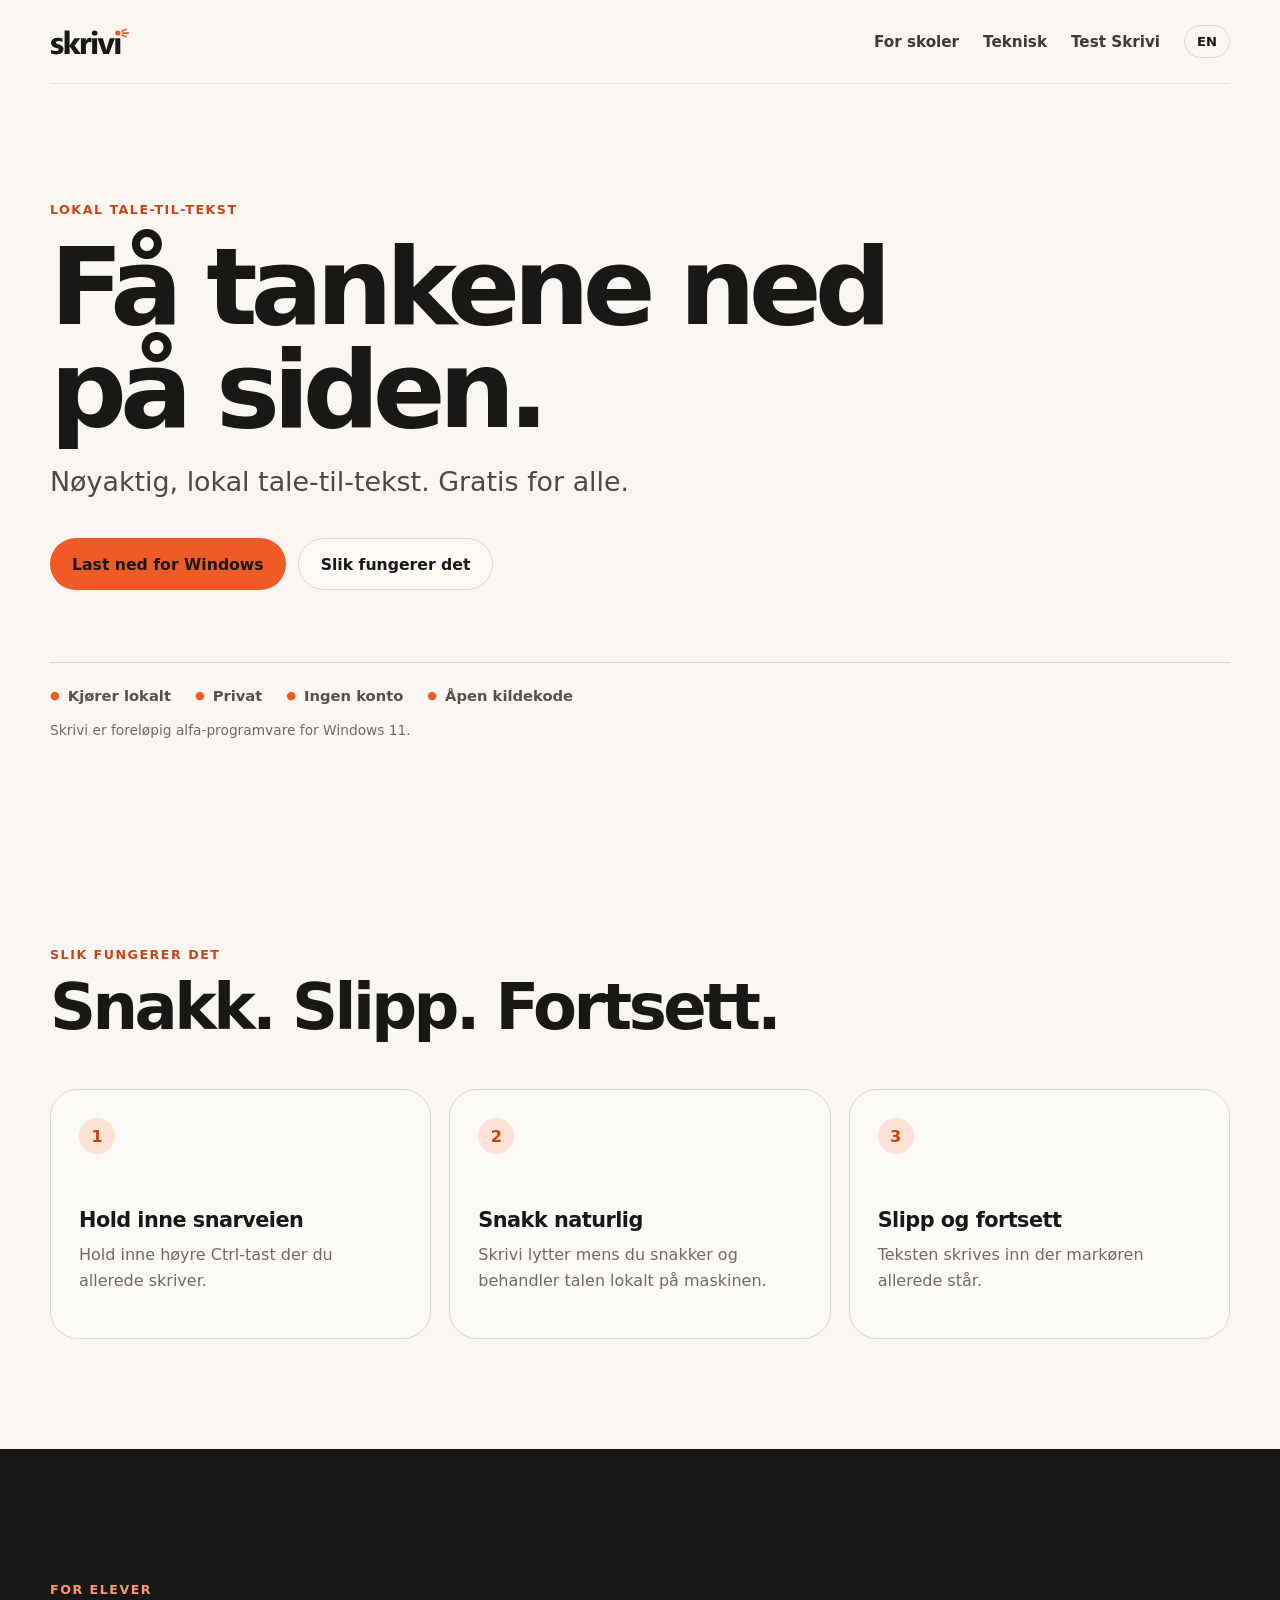
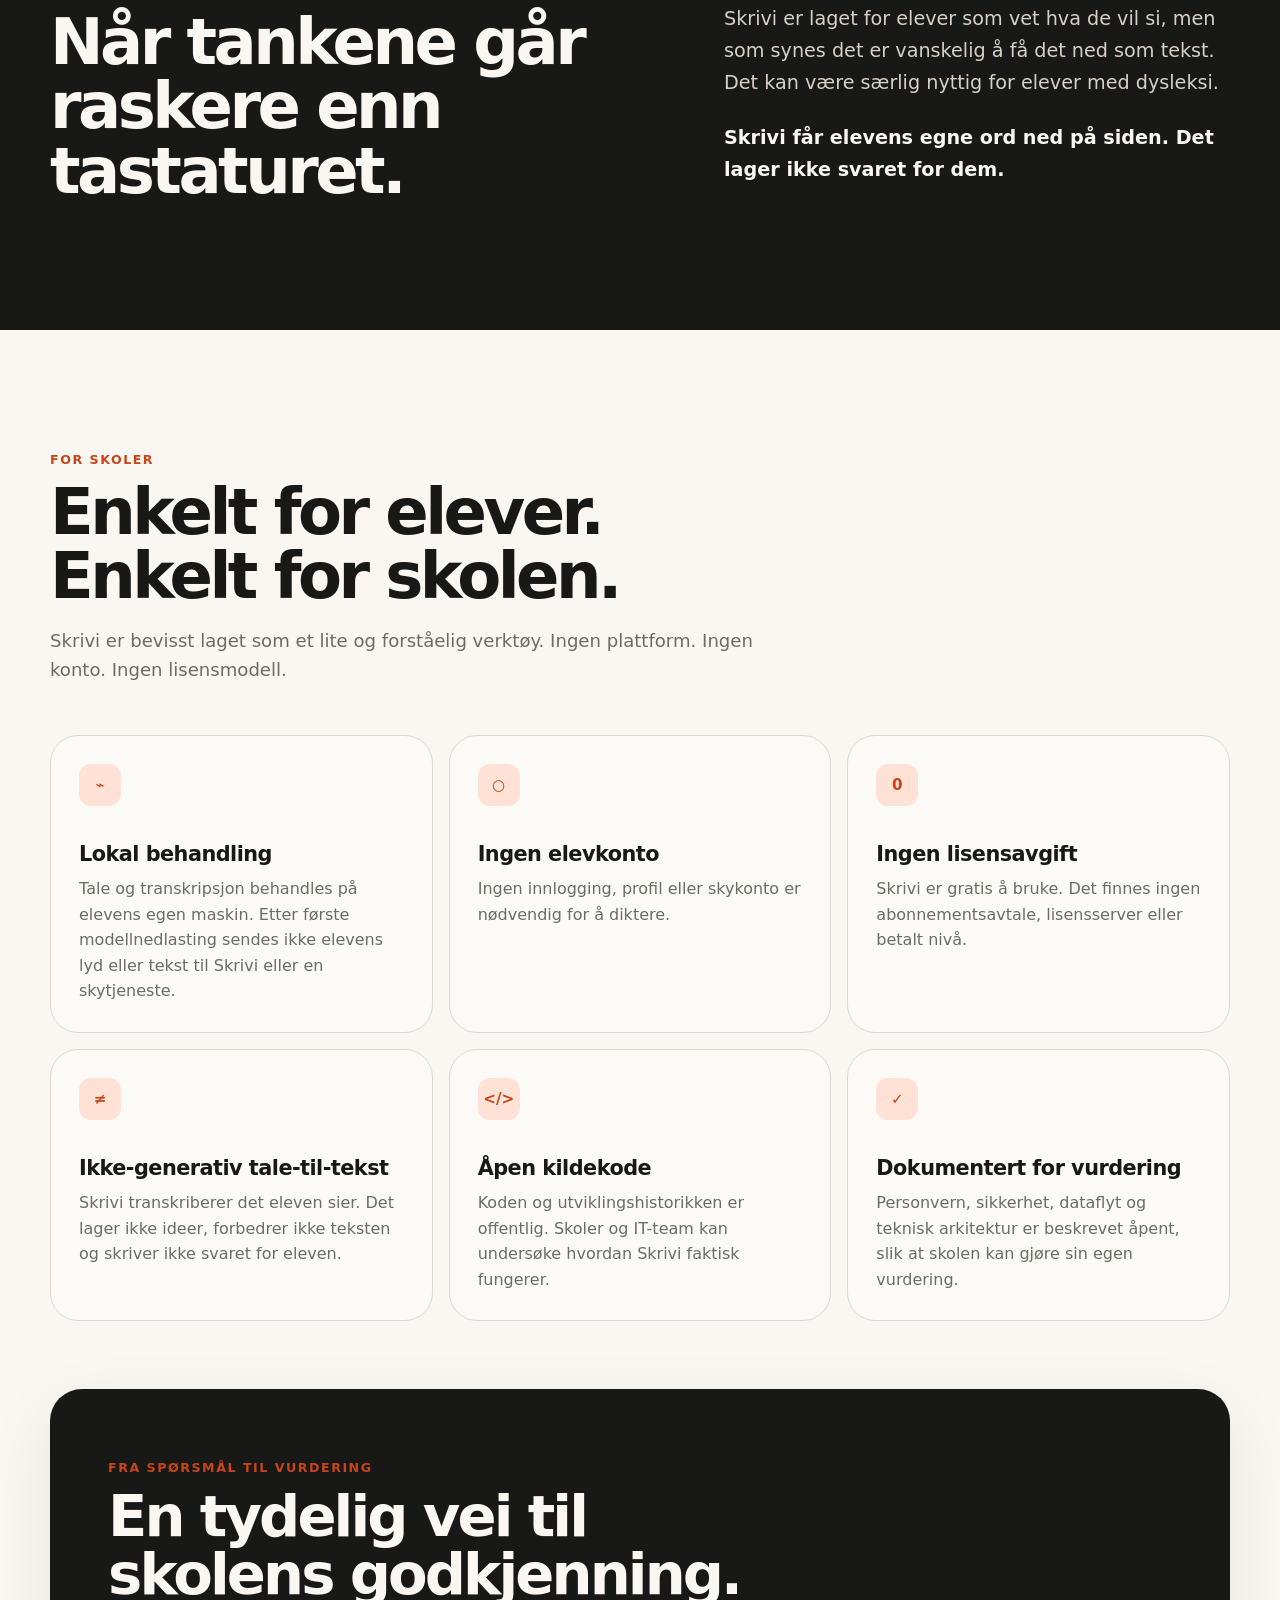
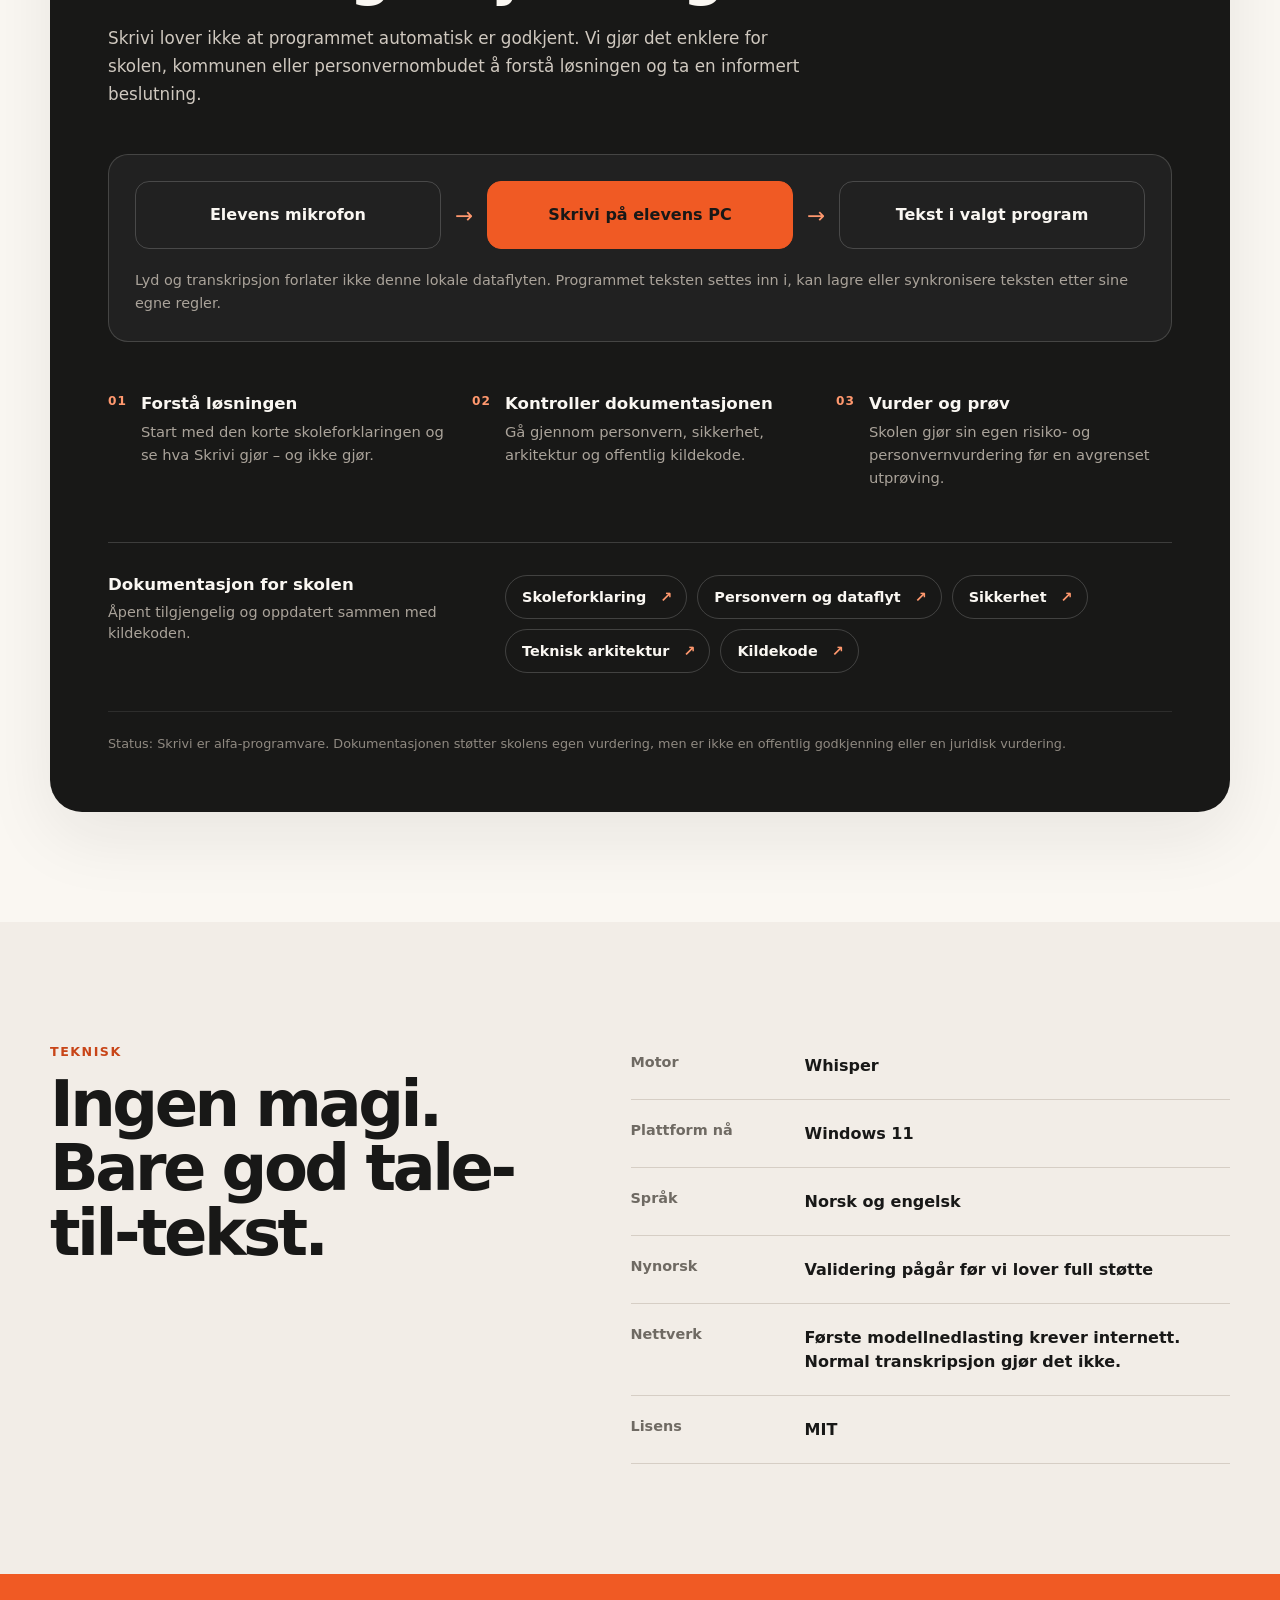
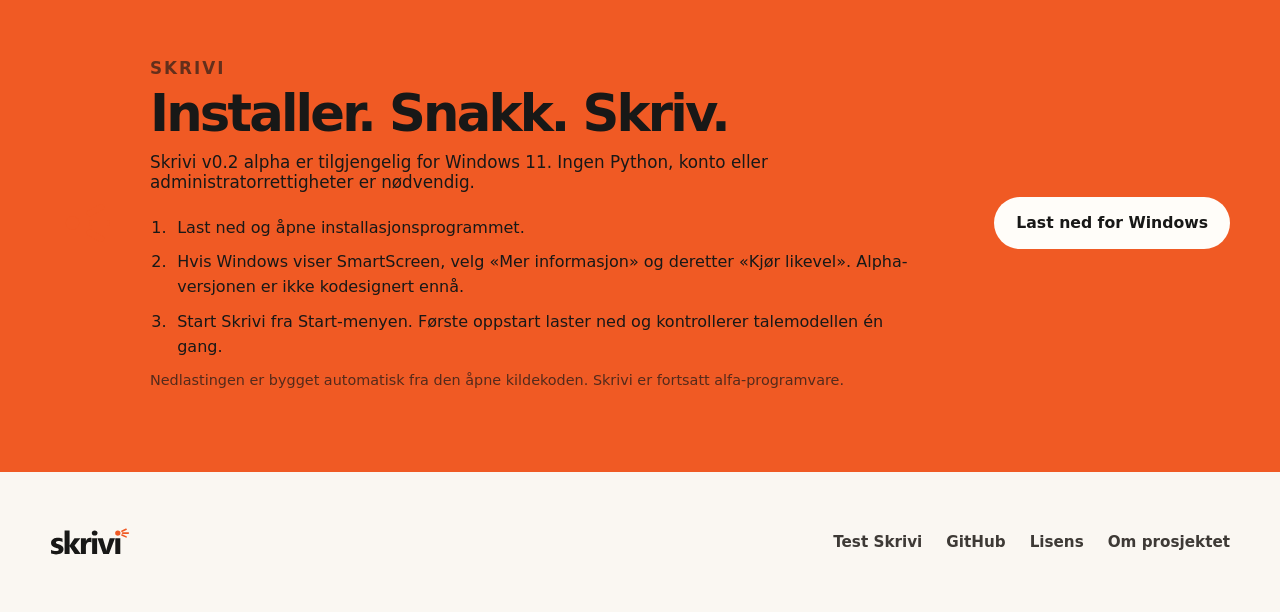
<file: website/index.html>
<!doctype html>
<html lang="nb">
<head>
  <meta charset="utf-8">
  <meta name="viewport" content="width=device-width, initial-scale=1">
  <meta name="description" content="Skrivi er nøyaktig, lokal tale-til-tekst. Gratis for alle.">
  <meta name="theme-color" content="#faf7f2">
  <title>Skrivi — lokal tale-til-tekst</title>
  <link rel="icon" href="assets/skrivi-mark.svg" type="image/svg+xml">
  <link rel="stylesheet" href="styles.css">
  <script src="script.js" defer></script>
</head>
<body>
  <header class="site-header">
    <a class="brand" href="#top" aria-label="Skrivi">
      <img class="wordmark" src="assets/skrivi-wordmark.svg" alt="">
    </a>
    <nav class="header-actions" aria-label="Hovedmeny" data-aria-nb="Hovedmeny" data-aria-en="Main navigation">
      <a href="#schools" data-nb="For skoler" data-en="For schools">For skoler</a>
      <a href="#technical" data-nb="Teknisk" data-en="Technical">Teknisk</a>
      <button class="language-switch" type="button" aria-label="Switch to English" aria-pressed="false">EN</button>
    </nav>
  </header>

  <main id="top">
    <section class="hero section-shell">
      <div class="eyebrow" data-nb="Lokal tale-til-tekst" data-en="Local speech-to-text">Lokal tale-til-tekst</div>
      <h1 data-nb="Få tankene ned på siden." data-en="Get your thoughts onto the page.">Få tankene ned på siden.</h1>
      <p class="hero-copy" data-nb="Nøyaktig, lokal tale-til-tekst. Gratis for alle." data-en="Accurate, local speech-to-text. Free for everyone.">Nøyaktig, lokal tale-til-tekst. Gratis for alle.</p>
      <div class="hero-actions">
        <a class="button button-primary" href="https://github.com/workavoidance/Skrivi/releases/download/v0.2.0-alpha.3/Skrivi-v0.2.0-alpha.3-windows-x64-setup.exe" data-nb="Last ned for Windows" data-en="Download for Windows">Last ned for Windows</a>
        <a class="button button-secondary" href="#how" data-nb="Slik fungerer det" data-en="How it works">Slik fungerer det</a>
      </div>
      <div class="trust-row" aria-label="Skrivi-egenskaper" data-aria-nb="Skrivi-egenskaper" data-aria-en="Skrivi features">
        <span><i aria-hidden="true">●</i><b data-nb="Kjører lokalt" data-en="Runs locally">Kjører lokalt</b></span>
        <span><i aria-hidden="true">●</i><b data-nb="Privat" data-en="Private">Privat</b></span>
        <span><i aria-hidden="true">●</i><b data-nb="Ingen konto" data-en="No account">Ingen konto</b></span>
        <span><i aria-hidden="true">●</i><b data-nb="Åpen kildekode" data-en="Open source">Åpen kildekode</b></span>
      </div>
      <p class="alpha-note" data-nb="Skrivi er foreløpig alfa-programvare for Windows 11." data-en="Skrivi is currently alpha software for Windows 11.">Skrivi er foreløpig alfa-programvare for Windows 11.</p>
    </section>

    <section id="how" class="section section-shell">
      <div class="section-heading">
        <p class="kicker" data-nb="Slik fungerer det" data-en="How it works">Slik fungerer det</p>
        <h2 data-nb="Snakk. Slipp. Fortsett." data-en="Speak. Release. Keep going.">Snakk. Slipp. Fortsett.</h2>
      </div>
      <div class="steps">
        <article class="step">
          <div class="step-number">1</div>
          <h3 data-nb="Hold inne snarveien" data-en="Hold the shortcut">Hold inne snarveien</h3>
          <p data-nb="Hold inne høyre Ctrl-tast der du allerede skriver." data-en="Hold Right Ctrl wherever you are already writing.">Hold inne høyre Ctrl-tast der du allerede skriver.</p>
        </article>
        <article class="step">
          <div class="step-number">2</div>
          <h3 data-nb="Snakk naturlig" data-en="Speak naturally">Snakk naturlig</h3>
          <p data-nb="Skrivi lytter mens du snakker og behandler talen lokalt på maskinen." data-en="Skrivi listens while you speak and processes your speech locally on the computer.">Skrivi lytter mens du snakker og behandler talen lokalt på maskinen.</p>
        </article>
        <article class="step">
          <div class="step-number">3</div>
          <h3 data-nb="Slipp og fortsett" data-en="Release and continue">Slipp og fortsett</h3>
          <p data-nb="Teksten skrives inn der markøren allerede står." data-en="The text appears wherever your cursor already is.">Teksten skrives inn der markøren allerede står.</p>
        </article>
      </div>
    </section>

    <section class="statement-section">
      <div class="section-shell statement-grid">
        <div>
          <p class="kicker kicker-light" data-nb="For elever" data-en="For students">For elever</p>
          <h2 data-nb="Når tankene går raskere enn tastaturet." data-en="When your thoughts move faster than the keyboard.">Når tankene går raskere enn tastaturet.</h2>
        </div>
        <div class="statement-copy">
          <p data-nb="Skrivi er laget for elever som vet hva de vil si, men som synes det er vanskelig å få det ned som tekst. Det kan være særlig nyttig for elever med dysleksi." data-en="Skrivi is for students who know what they want to say but find it difficult to get those thoughts into text. It can be particularly useful for students with dyslexia.">Skrivi er laget for elever som vet hva de vil si, men som synes det er vanskelig å få det ned som tekst. Det kan være særlig nyttig for elever med dysleksi.</p>
          <p class="statement-emphasis" data-nb="Skrivi får elevens egne ord ned på siden. Det lager ikke svaret for dem." data-en="Skrivi gets the student's own words onto the page. It does not create the answer for them.">Skrivi får elevens egne ord ned på siden. Det lager ikke svaret for dem.</p>
        </div>
      </div>
    </section>

    <section id="schools" class="section section-shell">
      <div class="section-heading wide-heading">
        <p class="kicker" data-nb="For skoler" data-en="For schools">For skoler</p>
        <h2 data-nb="Enkelt for elever. Enkelt for skolen." data-en="Simple for students. Simple for schools.">Enkelt for elever. Enkelt for skolen.</h2>
        <p data-nb="Skrivi er bevisst laget som et lite og forståelig verktøy. Ingen plattform. Ingen konto. Ingen lisensmodell." data-en="Skrivi is deliberately built as a small, understandable tool. No platform. No account. No licensing model.">Skrivi er bevisst laget som et lite og forståelig verktøy. Ingen plattform. Ingen konto. Ingen lisensmodell.</p>
      </div>
      <div class="feature-grid">
        <article class="feature-card">
          <div class="feature-icon">⌁</div>
          <h3 data-nb="Lokal behandling" data-en="Local processing">Lokal behandling</h3>
          <p data-nb="Tale og transkripsjon behandles på elevens egen maskin. Etter første modellnedlasting sendes ikke elevens lyd eller tekst til Skrivi eller en skytjeneste." data-en="Speech and transcription are processed on the student's own computer. After the first model download, the student's audio and text are not sent to Skrivi or a cloud service.">Tale og transkripsjon behandles på elevens egen maskin. Etter første modellnedlasting sendes ikke elevens lyd eller tekst til Skrivi eller en skytjeneste.</p>
        </article>
        <article class="feature-card">
          <div class="feature-icon">○</div>
          <h3 data-nb="Ingen elevkonto" data-en="No student account">Ingen elevkonto</h3>
          <p data-nb="Ingen innlogging, profil eller skykonto er nødvendig for å diktere." data-en="No login, profile or cloud account is needed to dictate.">Ingen innlogging, profil eller skykonto er nødvendig for å diktere.</p>
        </article>
        <article class="feature-card">
          <div class="feature-icon">0</div>
          <h3 data-nb="Ingen lisensavgift" data-en="No licence fee">Ingen lisensavgift</h3>
          <p data-nb="Skrivi er gratis å bruke. Det finnes ingen abonnementsavtale, lisensserver eller betalt nivå." data-en="Skrivi is free to use. There is no subscription agreement, licence server or paid tier.">Skrivi er gratis å bruke. Det finnes ingen abonnementsavtale, lisensserver eller betalt nivå.</p>
        </article>
        <article class="feature-card">
          <div class="feature-icon">≠</div>
          <h3 data-nb="Ikke-generativ tale-til-tekst" data-en="Non-generative speech-to-text">Ikke-generativ tale-til-tekst</h3>
          <p data-nb="Skrivi transkriberer det eleven sier. Det lager ikke ideer, forbedrer ikke teksten og skriver ikke svaret for eleven." data-en="Skrivi transcribes what the student says. It does not create ideas, improve the text or write the answer for the student.">Skrivi transkriberer det eleven sier. Det lager ikke ideer, forbedrer ikke teksten og skriver ikke svaret for eleven.</p>
        </article>
        <article class="feature-card">
          <div class="feature-icon">&lt;/&gt;</div>
          <h3 data-nb="Åpen kildekode" data-en="Open source">Åpen kildekode</h3>
          <p data-nb="Koden og utviklingshistorikken er offentlig. Skoler og IT-team kan undersøke hvordan Skrivi faktisk fungerer." data-en="The code and development history are public. Schools and IT teams can inspect how Skrivi actually works.">Koden og utviklingshistorikken er offentlig. Skoler og IT-team kan undersøke hvordan Skrivi faktisk fungerer.</p>
        </article>
        <article class="feature-card">
          <div class="feature-icon">✓</div>
          <h3 data-nb="Dokumentert for vurdering" data-en="Documented for review">Dokumentert for vurdering</h3>
          <p data-nb="Personvern, sikkerhet, dataflyt og teknisk arkitektur er beskrevet åpent, slik at skolen kan gjøre sin egen vurdering." data-en="Privacy, security, data flow and technical architecture are documented openly so the school can conduct its own review.">Personvern, sikkerhet, dataflyt og teknisk arkitektur er beskrevet åpent, slik at skolen kan gjøre sin egen vurdering.</p>
        </article>
      </div>

      <div class="approval-panel">
        <div class="approval-intro">
          <p class="kicker" data-nb="Fra spørsmål til vurdering" data-en="From questions to review">Fra spørsmål til vurdering</p>
          <h3 data-nb="En tydelig vei til skolens godkjenning." data-en="A clear path to school approval.">En tydelig vei til skolens godkjenning.</h3>
          <p data-nb="Skrivi lover ikke at programmet automatisk er godkjent. Vi gjør det enklere for skolen, kommunen eller personvernombudet å forstå løsningen og ta en informert beslutning." data-en="Skrivi does not claim to be automatically approved. We make it easier for a school, municipality or data protection officer to understand the software and make an informed decision.">Skrivi lover ikke at programmet automatisk er godkjent. Vi gjør det enklere for skolen, kommunen eller personvernombudet å forstå løsningen og ta en informert beslutning.</p>
        </div>

        <div class="data-flow" aria-label="Skrivi-dataflyt" data-aria-nb="Skrivi-dataflyt" data-aria-en="Skrivi data flow">
          <div class="flow-main">
            <span class="flow-node" data-nb="Elevens mikrofon" data-en="Student's microphone">Elevens mikrofon</span>
            <span class="flow-arrow" aria-hidden="true">→</span>
            <span class="flow-node flow-node-accent" data-nb="Skrivi på elevens PC" data-en="Skrivi on the student's PC">Skrivi på elevens PC</span>
            <span class="flow-arrow" aria-hidden="true">→</span>
            <span class="flow-node" data-nb="Tekst i valgt program" data-en="Text in the chosen app">Tekst i valgt program</span>
          </div>
          <p class="flow-boundary" data-nb="Lyd og transkripsjon forlater ikke denne lokale dataflyten. Programmet teksten settes inn i, kan lagre eller synkronisere teksten etter sine egne regler." data-en="Audio and transcription do not leave this local data flow. The app receiving the text may store or sync it according to its own policies.">Lyd og transkripsjon forlater ikke denne lokale dataflyten. Programmet teksten settes inn i, kan lagre eller synkronisere teksten etter sine egne regler.</p>
        </div>

        <ol class="approval-steps">
          <li>
            <span class="approval-number">01</span>
            <div>
              <h4 data-nb="Forstå løsningen" data-en="Understand the software">Forstå løsningen</h4>
              <p data-nb="Start med den korte skoleforklaringen og se hva Skrivi gjør – og ikke gjør." data-en="Start with the short school explainer and see what Skrivi does—and does not do.">Start med den korte skoleforklaringen og se hva Skrivi gjør – og ikke gjør.</p>
            </div>
          </li>
          <li>
            <span class="approval-number">02</span>
            <div>
              <h4 data-nb="Kontroller dokumentasjonen" data-en="Review the documentation">Kontroller dokumentasjonen</h4>
              <p data-nb="Gå gjennom personvern, sikkerhet, arkitektur og offentlig kildekode." data-en="Review privacy, security, architecture and the public source code.">Gå gjennom personvern, sikkerhet, arkitektur og offentlig kildekode.</p>
            </div>
          </li>
          <li>
            <span class="approval-number">03</span>
            <div>
              <h4 data-nb="Vurder og prøv" data-en="Assess and pilot">Vurder og prøv</h4>
              <p data-nb="Skolen gjør sin egen risiko- og personvernvurdering før en avgrenset utprøving." data-en="The school conducts its own risk and privacy review before a limited pilot.">Skolen gjør sin egen risiko- og personvernvurdering før en avgrenset utprøving.</p>
            </div>
          </li>
        </ol>

        <div class="approval-docs">
          <div class="approval-docs-heading">
            <h4 data-nb="Dokumentasjon for skolen" data-en="Documentation for schools">Dokumentasjon for skolen</h4>
            <p data-nb="Åpent tilgjengelig og oppdatert sammen med kildekoden." data-en="Publicly available and maintained alongside the source code.">Åpent tilgjengelig og oppdatert sammen med kildekoden.</p>
          </div>
          <div class="doc-links">
            <a href="https://github.com/workavoidance/Skrivi/blob/main/docs/SCHOOL_EXPLAINER_NB.md" data-href-nb="https://github.com/workavoidance/Skrivi/blob/main/docs/SCHOOL_EXPLAINER_NB.md" data-href-en="https://github.com/workavoidance/Skrivi/blob/main/docs/SCHOOL_EXPLAINER.md" target="_blank" rel="noreferrer"><span data-nb="Skoleforklaring" data-en="School explainer">Skoleforklaring</span><i aria-hidden="true">↗</i></a>
            <a href="https://github.com/workavoidance/Skrivi/blob/main/docs/PRIVACY_NB.md" data-href-nb="https://github.com/workavoidance/Skrivi/blob/main/docs/PRIVACY_NB.md" data-href-en="https://github.com/workavoidance/Skrivi/blob/main/docs/PRIVACY.md" target="_blank" rel="noreferrer"><span data-nb="Personvern og dataflyt" data-en="Privacy and data flow">Personvern og dataflyt</span><i aria-hidden="true">↗</i></a>
            <a href="https://github.com/workavoidance/Skrivi/blob/main/SECURITY_NB.md" data-href-nb="https://github.com/workavoidance/Skrivi/blob/main/SECURITY_NB.md" data-href-en="https://github.com/workavoidance/Skrivi/blob/main/SECURITY.md" target="_blank" rel="noreferrer"><span data-nb="Sikkerhet" data-en="Security">Sikkerhet</span><i aria-hidden="true">↗</i></a>
            <a href="https://github.com/workavoidance/Skrivi/blob/main/docs/ARCHITECTURE_NB.md" data-href-nb="https://github.com/workavoidance/Skrivi/blob/main/docs/ARCHITECTURE_NB.md" data-href-en="https://github.com/workavoidance/Skrivi/blob/main/docs/ARCHITECTURE.md" target="_blank" rel="noreferrer"><span data-nb="Teknisk arkitektur" data-en="Technical architecture">Teknisk arkitektur</span><i aria-hidden="true">↗</i></a>
            <a href="https://github.com/workavoidance/Skrivi" target="_blank" rel="noreferrer"><span data-nb="Kildekode" data-en="Source code">Kildekode</span><i aria-hidden="true">↗</i></a>
          </div>
        </div>
        <p class="approval-status" data-nb="Status: Skrivi er alfa-programvare. Dokumentasjonen støtter skolens egen vurdering, men er ikke en offentlig godkjenning eller en juridisk vurdering." data-en="Status: Skrivi is alpha software. The documentation supports the school's own review; it is not an official approval or legal advice.">Status: Skrivi er alfa-programvare. Dokumentasjonen støtter skolens egen vurdering, men er ikke en offentlig godkjenning eller en juridisk vurdering.</p>
      </div>
    </section>

    <section id="technical" class="section technical-section">
      <div class="section-shell technical-grid">
        <div>
          <p class="kicker" data-nb="Teknisk" data-en="Technical">Teknisk</p>
          <h2 data-nb="Ingen magi. Bare god tale-til-tekst." data-en="No magic. Just good speech-to-text.">Ingen magi. Bare god tale-til-tekst.</h2>
        </div>
        <dl class="technical-list">
          <div><dt data-nb="Motor" data-en="Engine">Motor</dt><dd>Whisper</dd></div>
          <div><dt data-nb="Plattform nå" data-en="Current platform">Plattform nå</dt><dd>Windows 11</dd></div>
          <div><dt data-nb="Språk" data-en="Languages">Språk</dt><dd data-nb="Norsk og engelsk" data-en="Norwegian and English">Norsk og engelsk</dd></div>
          <div><dt data-nb="Nynorsk" data-en="Nynorsk">Nynorsk</dt><dd data-nb="Validering pågår før vi lover full støtte" data-en="Validation is in progress before we claim full support">Validering pågår før vi lover full støtte</dd></div>
          <div><dt data-nb="Nettverk" data-en="Network">Nettverk</dt><dd data-nb="Første modellnedlasting krever internett. Normal transkripsjon gjør det ikke." data-en="The first model download requires internet. Normal transcription does not.">Første modellnedlasting krever internett. Normal transkripsjon gjør det ikke.</dd></div>
          <div><dt data-nb="Lisens" data-en="Licence">Lisens</dt><dd>MIT</dd></div>
        </dl>
      </div>
    </section>

    <section id="download" class="download-section">
      <div class="section-shell download-inner">
        <img src="assets/skrivi-mark.svg" alt="" width="72" height="72">
        <div>
          <p class="kicker kicker-light">Skrivi</p>
          <h2 data-nb="Installer. Snakk. Skriv." data-en="Install. Speak. Write.">Installer. Snakk. Skriv.</h2>
          <p data-nb="Skrivi v0.2 alpha er tilgjengelig for Windows 11. Ingen Python, konto eller administratorrettigheter er nødvendig." data-en="Skrivi v0.2 alpha is available for Windows 11. No Python, account or administrator permission is required.">Skrivi v0.2 alpha er tilgjengelig for Windows 11. Ingen Python, konto eller administratorrettigheter er nødvendig.</p>
          <ol class="download-steps">
            <li data-nb="Last ned og åpne installasjonsprogrammet." data-en="Download and open the installer.">Last ned og åpne installasjonsprogrammet.</li>
            <li data-nb="Hvis Windows viser SmartScreen, velg «Mer informasjon» og deretter «Kjør likevel». Alpha-versjonen er ikke kodesignert ennå." data-en="If Windows shows SmartScreen, choose “More info”, then “Run anyway”. The alpha is not code-signed yet.">Hvis Windows viser SmartScreen, velg «Mer informasjon» og deretter «Kjør likevel». Alpha-versjonen er ikke kodesignert ennå.</li>
            <li data-nb="Start Skrivi fra Start-menyen. Første oppstart laster ned og kontrollerer talemodellen én gang." data-en="Start Skrivi from the Start menu. The first launch downloads and verifies the speech model once.">Start Skrivi fra Start-menyen. Første oppstart laster ned og kontrollerer talemodellen én gang.</li>
          </ol>
          <p class="download-note" data-nb="Nedlastingen er bygget automatisk fra den åpne kildekoden. Skrivi er fortsatt alfa-programvare." data-en="The download is built automatically from the public source code. Skrivi is still alpha software.">Nedlastingen er bygget automatisk fra den åpne kildekoden. Skrivi er fortsatt alfa-programvare.</p>
        </div>
        <a class="button button-paper" href="https://github.com/workavoidance/Skrivi/releases/download/v0.2.0-alpha.3/Skrivi-v0.2.0-alpha.3-windows-x64-setup.exe" data-nb="Last ned for Windows" data-en="Download for Windows">Last ned for Windows</a>
      </div>
    </section>
  </main>

  <footer class="site-footer section-shell">
    <div class="footer-brand" role="img" aria-label="Skrivi">
      <img class="wordmark" src="assets/skrivi-wordmark.svg" alt="">
    </div>
    <div class="footer-links">
      <a href="https://github.com/workavoidance/Skrivi" target="_blank" rel="noreferrer">GitHub</a>
      <a href="https://github.com/workavoidance/Skrivi/blob/main/LICENSE" target="_blank" rel="noreferrer" data-nb="Lisens" data-en="Licence">Lisens</a>
      <a href="https://github.com/workavoidance/Skrivi/blob/main/docs/BRAND_GUIDELINES.md" target="_blank" rel="noreferrer" data-nb="Om prosjektet" data-en="About the project">Om prosjektet</a>
    </div>
  </footer>
</body>
</html>
</file>
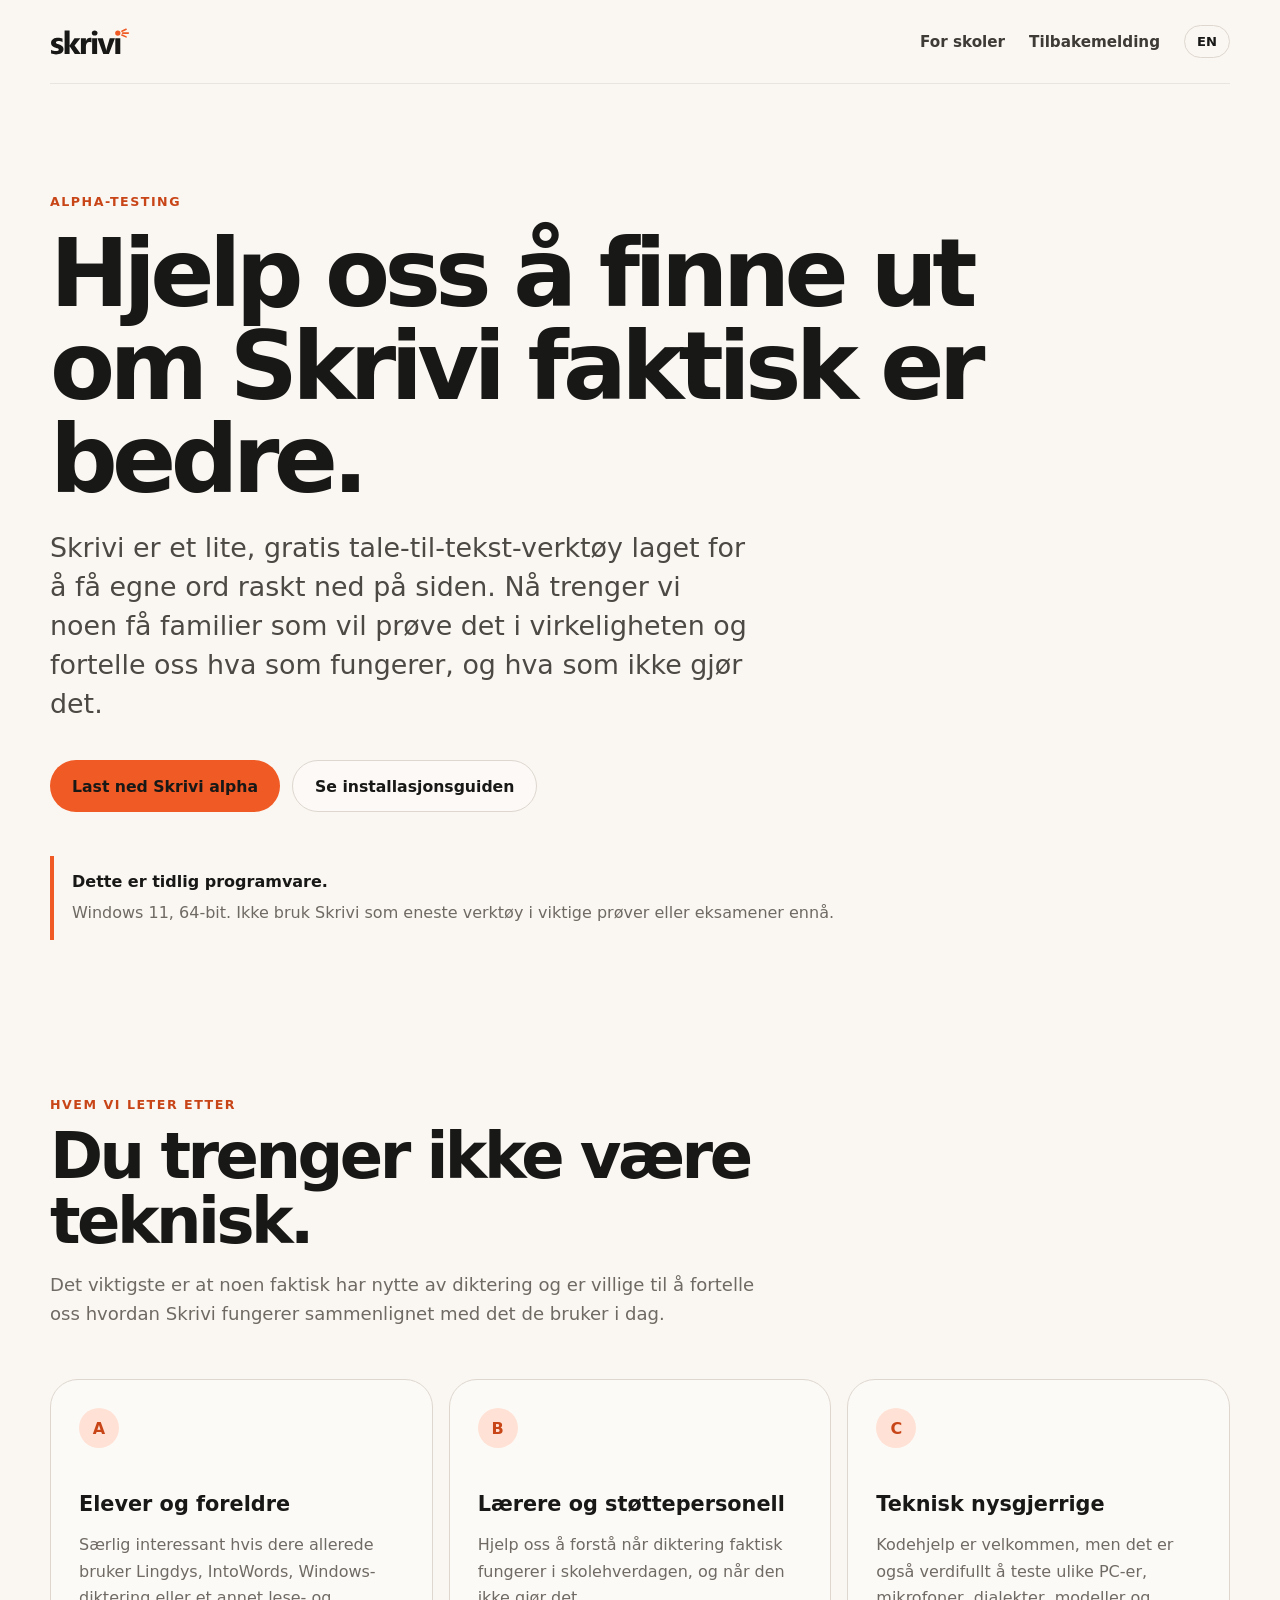
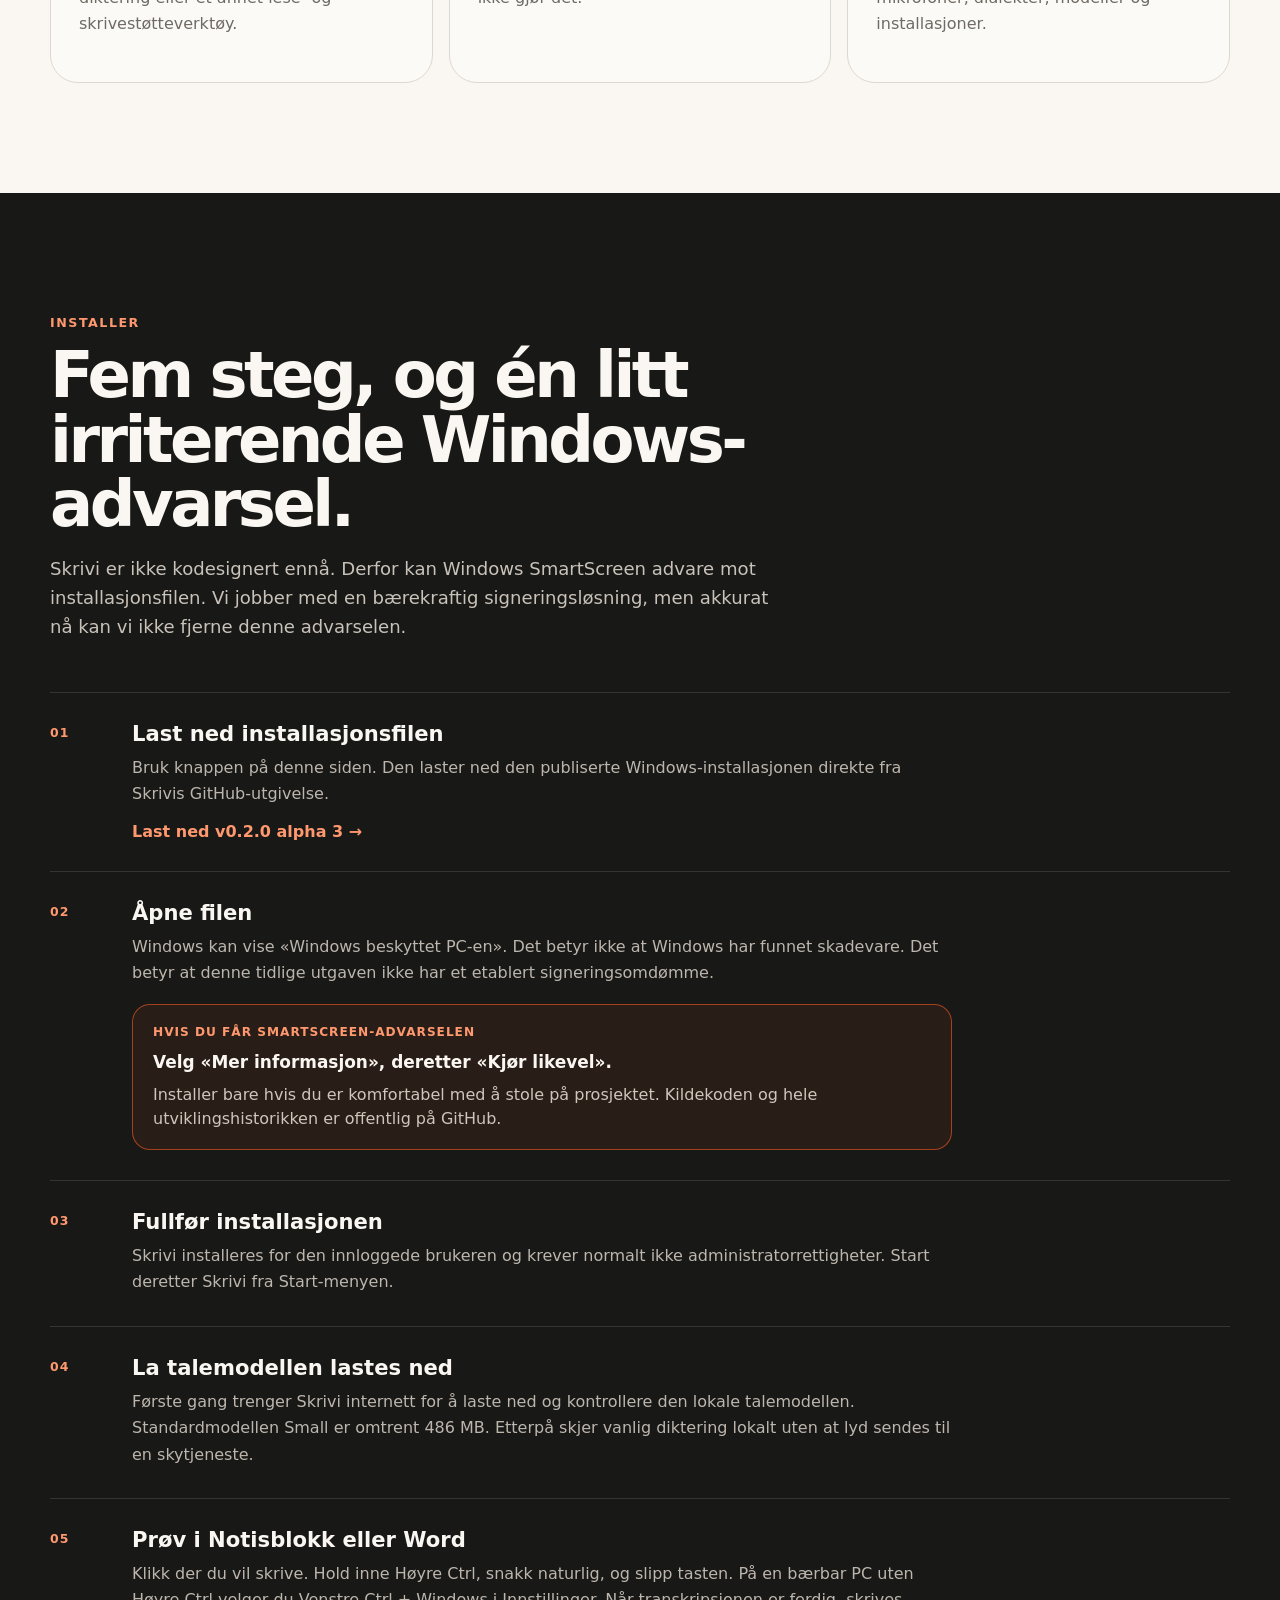
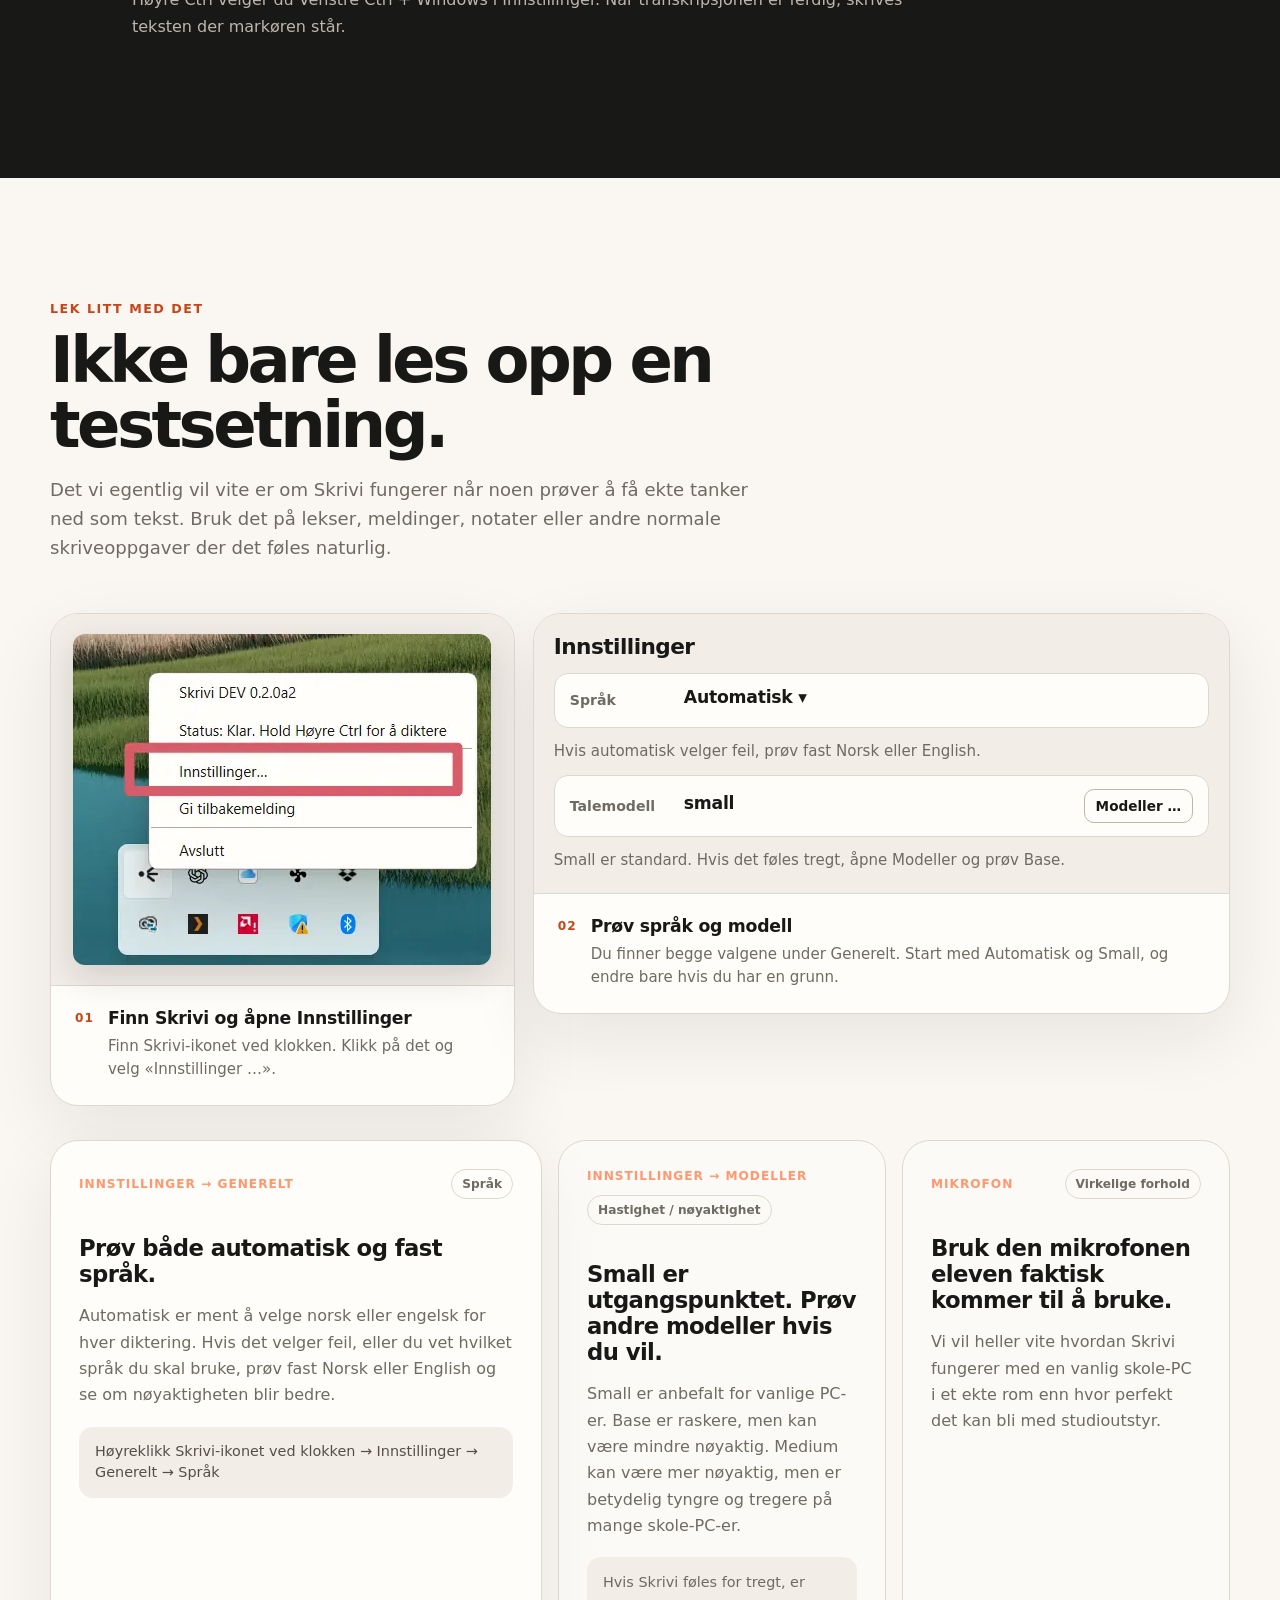
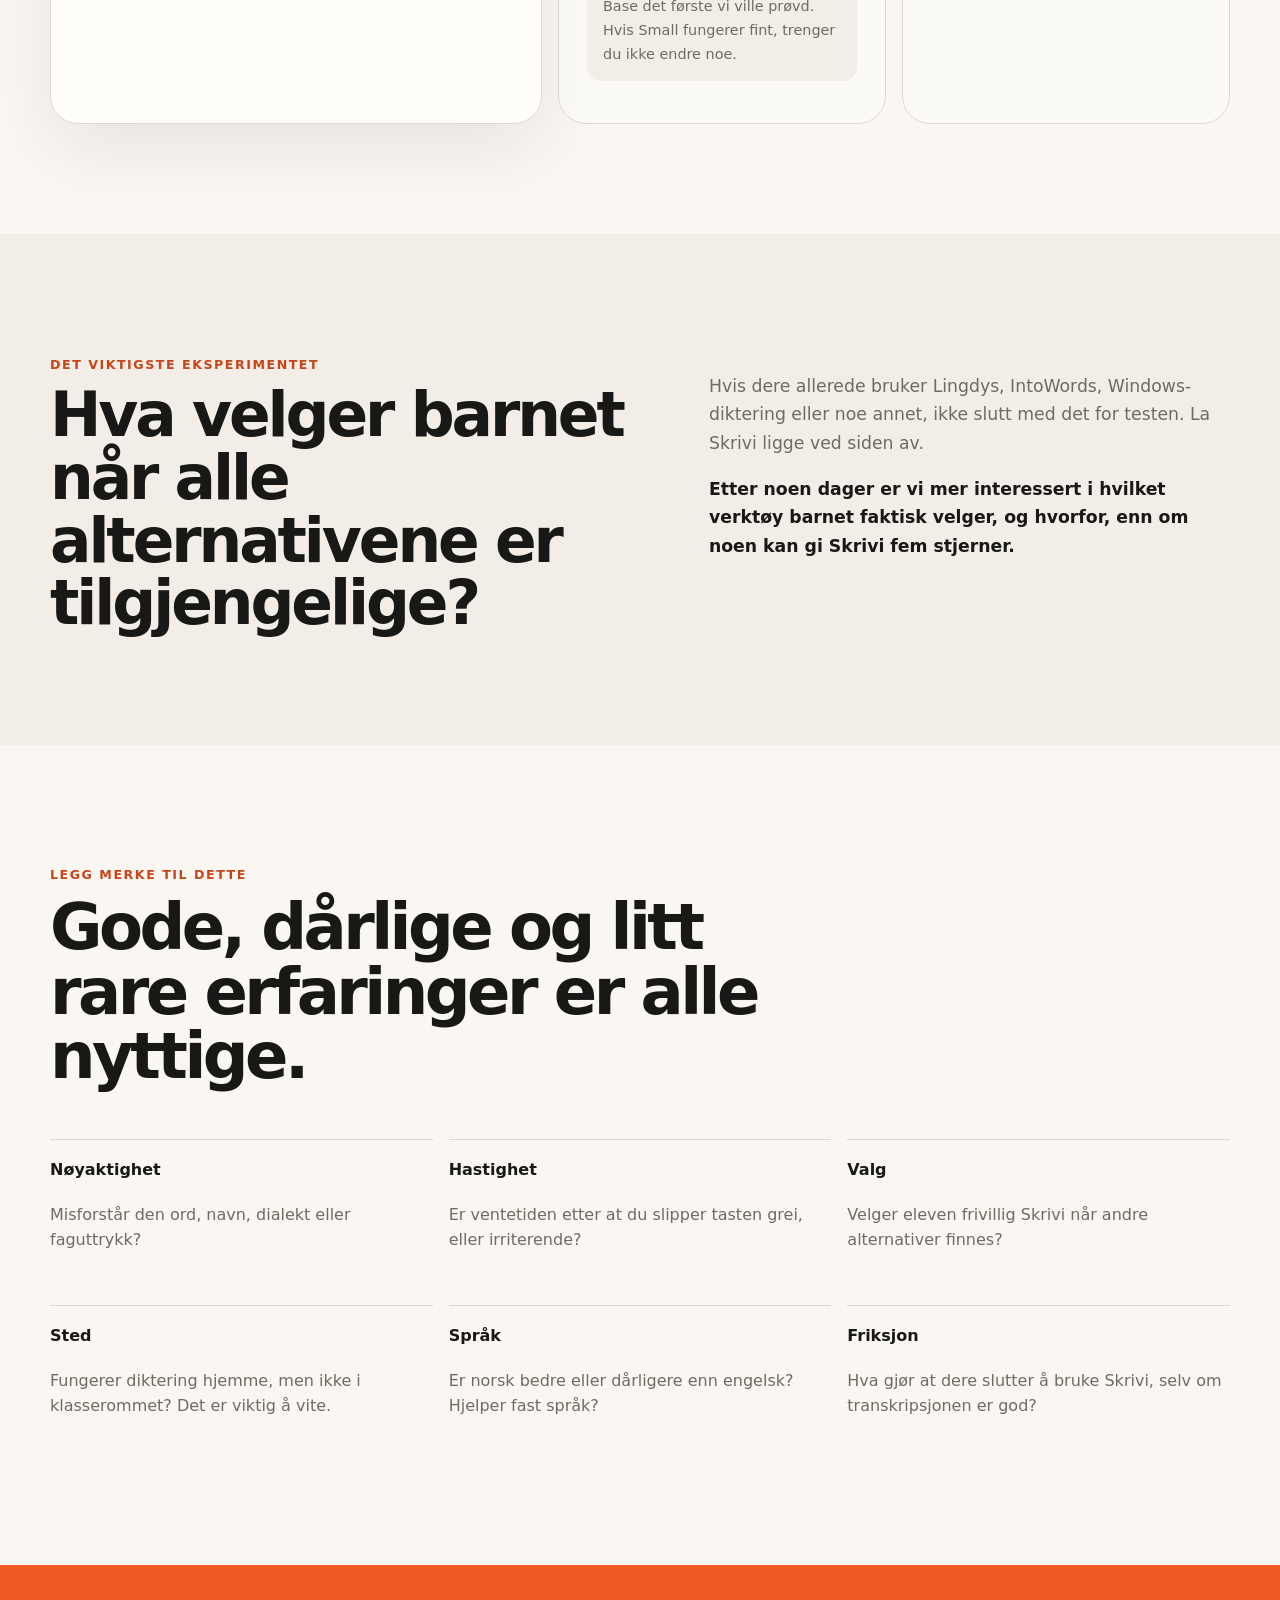
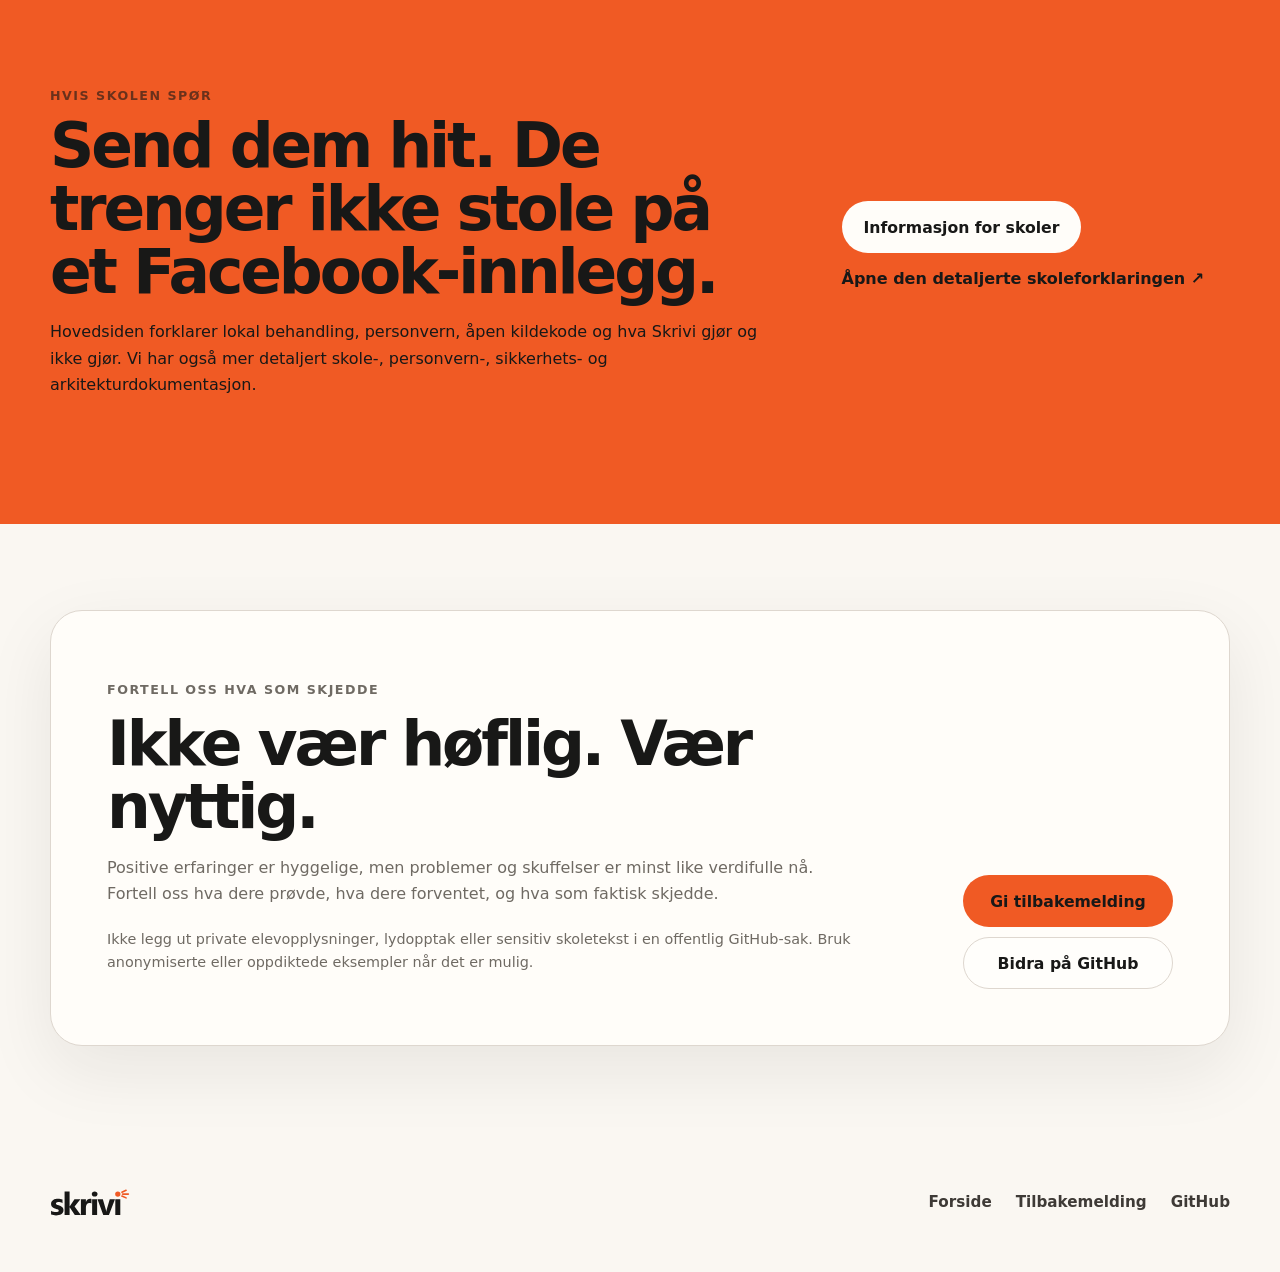
<file: website/alpha/index.html>
<!doctype html>
<html lang="nb">
<head>
  <meta charset="utf-8">
  <meta name="viewport" content="width=device-width, initial-scale=1">
  <meta name="description" content="Hjelp oss å teste Skrivi. En enkel guide til installasjon, utprøving og tilbakemelding for tidlige testfamilier.">
  <meta name="theme-color" content="#faf7f2">
  <title>Test Skrivi — alpha</title>
  <link rel="icon" href="../assets/skrivi-mark.svg" type="image/svg+xml">
  <link rel="stylesheet" href="../styles.css">
  <link rel="stylesheet" href="alpha.css">
  <script src="alpha.js" defer></script>
</head>
<body>
  <header class="site-header">
    <a class="brand" href="../" aria-label="Skrivi">
      <img class="wordmark" src="../assets/skrivi-wordmark.svg" alt="">
    </a>
    <nav class="header-actions" aria-label="Hovedmeny" data-aria-nb="Hovedmeny" data-aria-en="Main navigation">
      <a href="../#schools" data-nb="For skoler" data-en="For schools">For skoler</a>
      <a href="../feedback/" data-nb="Tilbakemelding" data-en="Feedback">Tilbakemelding</a>
      <button class="language-switch" type="button" aria-label="Switch to English" aria-pressed="false">EN</button>
    </nav>
  </header>

  <main id="top">
    <section class="alpha-hero section-shell">
      <div class="eyebrow" data-nb="Alpha-testing" data-en="Alpha testing">Alpha-testing</div>
      <h1 data-nb="Hjelp oss å finne ut om Skrivi faktisk er bedre." data-en="Help us find out whether Skrivi is actually better.">Hjelp oss å finne ut om Skrivi faktisk er bedre.</h1>
      <p class="hero-copy" data-nb="Skrivi er et lite, gratis tale-til-tekst-verktøy laget for å få egne ord raskt ned på siden. Nå trenger vi noen få familier som vil prøve det i virkeligheten og fortelle oss hva som fungerer, og hva som ikke gjør det." data-en="Skrivi is a small, free speech-to-text tool designed to get your own words onto the page quickly. We now need a small number of families willing to try it in real life and tell us what works, and what does not.">Skrivi er et lite, gratis tale-til-tekst-verktøy laget for å få egne ord raskt ned på siden. Nå trenger vi noen få familier som vil prøve det i virkeligheten og fortelle oss hva som fungerer, og hva som ikke gjør det.</p>
      <div class="hero-actions">
        <a class="button button-primary" href="https://github.com/workavoidance/Skrivi/releases/download/v0.2.0-alpha.3/Skrivi-v0.2.0-alpha.3-windows-x64-setup.exe" data-nb="Last ned Skrivi alpha" data-en="Download Skrivi alpha">Last ned Skrivi alpha</a>
        <a class="button button-secondary" href="#install" data-nb="Se installasjonsguiden" data-en="See the install guide">Se installasjonsguiden</a>
      </div>
      <div class="alpha-status">
        <strong data-nb="Dette er tidlig programvare." data-en="This is early software.">Dette er tidlig programvare.</strong>
        <span data-nb="Windows 11, 64-bit. Ikke bruk Skrivi som eneste verktøy i viktige prøver eller eksamener ennå." data-en="Windows 11, 64-bit. Do not rely on Skrivi as your only tool in important tests or exams yet.">Windows 11, 64-bit. Ikke bruk Skrivi som eneste verktøy i viktige prøver eller eksamener ennå.</span>
      </div>
    </section>

    <section class="section section-shell compact-section">
      <div class="section-heading wide-heading">
        <p class="kicker" data-nb="Hvem vi leter etter" data-en="Who we are looking for">Hvem vi leter etter</p>
        <h2 data-nb="Du trenger ikke være teknisk." data-en="You do not need to be technical.">Du trenger ikke være teknisk.</h2>
        <p data-nb="Det viktigste er at noen faktisk har nytte av diktering og er villige til å fortelle oss hvordan Skrivi fungerer sammenlignet med det de bruker i dag." data-en="The important thing is that someone genuinely benefits from dictation and is willing to tell us how Skrivi compares with what they use today.">Det viktigste er at noen faktisk har nytte av diktering og er villige til å fortelle oss hvordan Skrivi fungerer sammenlignet med det de bruker i dag.</p>
      </div>
      <div class="tester-grid">
        <article class="tester-card">
          <span class="tester-symbol" aria-hidden="true">A</span>
          <h3 data-nb="Elever og foreldre" data-en="Students and parents">Elever og foreldre</h3>
          <p data-nb="Særlig interessant hvis dere allerede bruker Lingdys, IntoWords, Windows-diktering eller et annet lese- og skrivestøtteverktøy." data-en="Especially useful if you already use Lingdys, IntoWords, Windows dictation or another reading and writing support tool.">Særlig interessant hvis dere allerede bruker Lingdys, IntoWords, Windows-diktering eller et annet lese- og skrivestøtteverktøy.</p>
        </article>
        <article class="tester-card">
          <span class="tester-symbol" aria-hidden="true">B</span>
          <h3 data-nb="Lærere og støttepersonell" data-en="Teachers and support staff">Lærere og støttepersonell</h3>
          <p data-nb="Hjelp oss å forstå når diktering faktisk fungerer i skolehverdagen, og når den ikke gjør det." data-en="Help us understand when dictation really works in everyday school life, and when it does not.">Hjelp oss å forstå når diktering faktisk fungerer i skolehverdagen, og når den ikke gjør det.</p>
        </article>
        <article class="tester-card">
          <span class="tester-symbol" aria-hidden="true">C</span>
          <h3 data-nb="Teknisk nysgjerrige" data-en="Technically curious">Teknisk nysgjerrige</h3>
          <p data-nb="Kodehjelp er velkommen, men det er også verdifullt å teste ulike PC-er, mikrofoner, dialekter, modeller og installasjoner." data-en="Code help is welcome, but testing different PCs, microphones, dialects, models and installations is just as valuable.">Kodehjelp er velkommen, men det er også verdifullt å teste ulike PC-er, mikrofoner, dialekter, modeller og installasjoner.</p>
        </article>
      </div>
    </section>

    <section id="install" class="section alpha-dark">
      <div class="section-shell">
        <div class="section-heading wide-heading alpha-dark-heading">
          <p class="kicker kicker-light" data-nb="Installer" data-en="Install">Installer</p>
          <h2 data-nb="Fem steg, og én litt irriterende Windows-advarsel." data-en="Five steps, and one slightly annoying Windows warning.">Fem steg, og én litt irriterende Windows-advarsel.</h2>
          <p data-nb="Skrivi er ikke kodesignert ennå. Derfor kan Windows SmartScreen advare mot installasjonsfilen. Vi jobber med en bærekraftig signeringsløsning, men akkurat nå kan vi ikke fjerne denne advarselen." data-en="Skrivi is not code-signed yet. Windows SmartScreen may therefore warn about the installer. We are working on a sustainable signing solution, but we cannot remove this warning yet.">Skrivi er ikke kodesignert ennå. Derfor kan Windows SmartScreen advare mot installasjonsfilen. Vi jobber med en bærekraftig signeringsløsning, men akkurat nå kan vi ikke fjerne denne advarselen.</p>
        </div>

        <ol class="install-list">
          <li>
            <span class="install-number">01</span>
            <div>
              <h3 data-nb="Last ned installasjonsfilen" data-en="Download the installer">Last ned installasjonsfilen</h3>
              <p data-nb="Bruk knappen på denne siden. Den laster ned den publiserte Windows-installasjonen direkte fra Skrivis GitHub-utgivelse." data-en="Use the button on this page. It downloads the published Windows installer directly from Skrivi's GitHub release.">Bruk knappen på denne siden. Den laster ned den publiserte Windows-installasjonen direkte fra Skrivis GitHub-utgivelse.</p>
              <a class="inline-action" href="https://github.com/workavoidance/Skrivi/releases/download/v0.2.0-alpha.3/Skrivi-v0.2.0-alpha.3-windows-x64-setup.exe" data-nb="Last ned v0.2.0 alpha 3 →" data-en="Download v0.2.0 alpha 3 →">Last ned v0.2.0 alpha 3 →</a>
            </div>
          </li>
          <li>
            <span class="install-number">02</span>
            <div>
              <h3 data-nb="Åpne filen" data-en="Open the file">Åpne filen</h3>
              <p data-nb="Windows kan vise «Windows beskyttet PC-en». Det betyr ikke at Windows har funnet skadevare. Det betyr at denne tidlige utgaven ikke har et etablert signeringsomdømme." data-en="Windows may show “Windows protected your PC”. This does not mean Windows has detected malware. It means this early release does not yet have an established signing reputation.">Windows kan vise «Windows beskyttet PC-en». Det betyr ikke at Windows har funnet skadevare. Det betyr at denne tidlige utgaven ikke har et etablert signeringsomdømme.</p>
              <div class="smartscreen-callout">
                <span class="callout-label" data-nb="Hvis du får SmartScreen-advarselen" data-en="If SmartScreen appears">Hvis du får SmartScreen-advarselen</span>
                <strong data-nb="Velg «Mer informasjon», deretter «Kjør likevel»." data-en="Choose “More info”, then “Run anyway”.">Velg «Mer informasjon», deretter «Kjør likevel».</strong>
                <span data-nb="Installer bare hvis du er komfortabel med å stole på prosjektet. Kildekoden og hele utviklingshistorikken er offentlig på GitHub." data-en="Only install if you are comfortable trusting the project. The source code and complete development history are public on GitHub.">Installer bare hvis du er komfortabel med å stole på prosjektet. Kildekoden og hele utviklingshistorikken er offentlig på GitHub.</span>
              </div>
            </div>
          </li>
          <li>
            <span class="install-number">03</span>
            <div>
              <h3 data-nb="Fullfør installasjonen" data-en="Finish installation">Fullfør installasjonen</h3>
              <p data-nb="Skrivi installeres for den innloggede brukeren og krever normalt ikke administratorrettigheter. Start deretter Skrivi fra Start-menyen." data-en="Skrivi installs for the signed-in user and normally does not require administrator permission. Then start Skrivi from the Start menu.">Skrivi installeres for den innloggede brukeren og krever normalt ikke administratorrettigheter. Start deretter Skrivi fra Start-menyen.</p>
            </div>
          </li>
          <li>
            <span class="install-number">04</span>
            <div>
              <h3 data-nb="La talemodellen lastes ned" data-en="Let the speech model download">La talemodellen lastes ned</h3>
              <p data-nb="Første gang trenger Skrivi internett for å laste ned og kontrollere den lokale talemodellen. Standardmodellen Small er omtrent 486 MB. Etterpå skjer vanlig diktering lokalt uten at lyd sendes til en skytjeneste." data-en="The first time, Skrivi needs internet access to download and verify the local speech model. The default Small model is about 486 MB. After that, normal dictation runs locally without sending audio to a cloud service.">Første gang trenger Skrivi internett for å laste ned og kontrollere den lokale talemodellen. Standardmodellen Small er omtrent 486 MB. Etterpå skjer vanlig diktering lokalt uten at lyd sendes til en skytjeneste.</p>
            </div>
          </li>
          <li>
            <span class="install-number">05</span>
            <div>
              <h3 data-nb="Prøv i Notisblokk eller Word" data-en="Try it in Notepad or Word">Prøv i Notisblokk eller Word</h3>
              <p data-nb="Klikk der du vil skrive. Hold inne Høyre Ctrl, snakk naturlig, og slipp tasten. På en bærbar PC uten Høyre Ctrl velger du Venstre Ctrl + Windows i Innstillinger. Når transkripsjonen er ferdig, skrives teksten der markøren står." data-en="Click where you want to type. Hold Right Ctrl, speak naturally, and release the key. On a laptop without Right Ctrl, choose Left Ctrl + Windows in Settings. When transcription finishes, the text is typed wherever the cursor is.">Klikk der du vil skrive. Hold inne Høyre Ctrl, snakk naturlig, og slipp tasten. På en bærbar PC uten Høyre Ctrl velger du Venstre Ctrl + Windows i Innstillinger. Når transkripsjonen er ferdig, skrives teksten der markøren står.</p>
            </div>
          </li>
        </ol>
      </div>
    </section>

    <section id="play" class="section section-shell">
      <div class="section-heading wide-heading">
        <p class="kicker" data-nb="Lek litt med det" data-en="Play with it">Lek litt med det</p>
        <h2 data-nb="Ikke bare les opp en testsetning." data-en="Do not just read a test sentence.">Ikke bare les opp en testsetning.</h2>
        <p data-nb="Det vi egentlig vil vite er om Skrivi fungerer når noen prøver å få ekte tanker ned som tekst. Bruk det på lekser, meldinger, notater eller andre normale skriveoppgaver der det føles naturlig." data-en="What we really want to know is whether Skrivi works when someone is trying to turn real thoughts into text. Use it for homework, messages, notes or other normal writing tasks where it feels natural.">Det vi egentlig vil vite er om Skrivi fungerer når noen prøver å få ekte tanker ned som tekst. Bruk det på lekser, meldinger, notater eller andre normale skriveoppgaver der det føles naturlig.</p>
      </div>

      <div class="settings-grid">
        <article class="settings-card settings-card-featured">
          <div class="settings-topline">
            <span class="mini-kicker" data-nb="Innstillinger → Generelt" data-en="Settings → General">Innstillinger → Generelt</span>
            <span class="settings-chip" data-nb="Språk" data-en="Language">Språk</span>
          </div>
          <h3 data-nb="Prøv både automatisk og fast språk." data-en="Try automatic and fixed languages.">Prøv både automatisk og fast språk.</h3>
          <p data-nb="Automatisk er ment å velge norsk eller engelsk for hver diktering. Hvis det velger feil, eller du vet hvilket språk du skal bruke, prøv fast Norsk eller English og se om nøyaktigheten blir bedre." data-en="Automatic is intended to choose Norwegian or English for each dictation. If it chooses incorrectly, or you know which language you will use, try fixed Norwegian or English and see whether accuracy improves.">Automatisk er ment å velge norsk eller engelsk for hver diktering. Hvis det velger feil, eller du vet hvilket språk du skal bruke, prøv fast Norsk eller English og se om nøyaktigheten blir bedre.</p>
          <div class="settings-path" data-nb="Høyreklikk Skrivi-ikonet ved klokken → Innstillinger → Generelt → Språk" data-en="Right-click the Skrivi tray icon → Settings → General → Language">Høyreklikk Skrivi-ikonet ved klokken → Innstillinger → Generelt → Språk</div>
        </article>

        <article class="settings-card">
          <div class="settings-topline">
            <span class="mini-kicker" data-nb="Innstillinger → Modeller" data-en="Settings → Models">Innstillinger → Modeller</span>
            <span class="settings-chip" data-nb="Hastighet / nøyaktighet" data-en="Speed / accuracy">Hastighet / nøyaktighet</span>
          </div>
          <h3 data-nb="Small er utgangspunktet. Prøv andre modeller hvis du vil." data-en="Small is the starting point. Try other models if you want.">Small er utgangspunktet. Prøv andre modeller hvis du vil.</h3>
          <p data-nb="Small er anbefalt for vanlige PC-er. Base er raskere, men kan være mindre nøyaktig. Medium kan være mer nøyaktig, men er betydelig tyngre og tregere på mange skole-PC-er." data-en="Small is recommended for typical PCs. Base is faster but may be less accurate. Medium may be more accurate, but it is substantially heavier and slower on many school laptops.">Small er anbefalt for vanlige PC-er. Base er raskere, men kan være mindre nøyaktig. Medium kan være mer nøyaktig, men er betydelig tyngre og tregere på mange skole-PC-er.</p>
          <p class="settings-note" data-nb="Hvis Skrivi føles for tregt, er Base det første vi ville prøvd. Hvis Small fungerer fint, trenger du ikke endre noe." data-en="If Skrivi feels too slow, Base is the first model we would try. If Small works well, there is no need to change anything.">Hvis Skrivi føles for tregt, er Base det første vi ville prøvd. Hvis Small fungerer fint, trenger du ikke endre noe.</p>
        </article>

        <article class="settings-card">
          <div class="settings-topline">
            <span class="mini-kicker" data-nb="Mikrofon" data-en="Microphone">Mikrofon</span>
            <span class="settings-chip" data-nb="Virkelige forhold" data-en="Real conditions">Virkelige forhold</span>
          </div>
          <h3 data-nb="Bruk den mikrofonen eleven faktisk kommer til å bruke." data-en="Use the microphone the student will really use.">Bruk den mikrofonen eleven faktisk kommer til å bruke.</h3>
          <p data-nb="Vi vil heller vite hvordan Skrivi fungerer med en vanlig skole-PC i et ekte rom enn hvor perfekt det kan bli med studioutstyr." data-en="We would rather know how Skrivi works with an ordinary school laptop in a real room than how perfect it can be with studio equipment.">Vi vil heller vite hvordan Skrivi fungerer med en vanlig skole-PC i et ekte rom enn hvor perfekt det kan bli med studioutstyr.</p>
        </article>
      </div>
    </section>

    <section class="section compare-section">
      <div class="section-shell compare-grid">
        <div>
          <p class="kicker" data-nb="Det viktigste eksperimentet" data-en="The most useful experiment">Det viktigste eksperimentet</p>
          <h2 data-nb="Hva velger barnet når alle alternativene er tilgjengelige?" data-en="What does the child choose when all the options are available?">Hva velger barnet når alle alternativene er tilgjengelige?</h2>
        </div>
        <div class="compare-copy">
          <p data-nb="Hvis dere allerede bruker Lingdys, IntoWords, Windows-diktering eller noe annet, ikke slutt med det for testen. La Skrivi ligge ved siden av." data-en="If you already use Lingdys, IntoWords, Windows dictation or something else, do not stop using it for this test. Leave Skrivi alongside it.">Hvis dere allerede bruker Lingdys, IntoWords, Windows-diktering eller noe annet, ikke slutt med det for testen. La Skrivi ligge ved siden av.</p>
          <p class="compare-emphasis" data-nb="Etter noen dager er vi mer interessert i hvilket verktøy barnet faktisk velger, og hvorfor, enn om noen kan gi Skrivi fem stjerner." data-en="After a few days, we care much more about which tool the child actually chooses, and why, than whether someone can give Skrivi five stars.">Etter noen dager er vi mer interessert i hvilket verktøy barnet faktisk velger, og hvorfor, enn om noen kan gi Skrivi fem stjerner.</p>
        </div>
      </div>
    </section>

    <section id="notice" class="section section-shell">
      <div class="section-heading wide-heading">
        <p class="kicker" data-nb="Legg merke til dette" data-en="Things to notice">Legg merke til dette</p>
        <h2 data-nb="Gode, dårlige og litt rare erfaringer er alle nyttige." data-en="Good, bad and slightly strange experiences are all useful.">Gode, dårlige og litt rare erfaringer er alle nyttige.</h2>
      </div>
      <div class="notice-grid">
        <div><strong data-nb="Nøyaktighet" data-en="Accuracy">Nøyaktighet</strong><span data-nb="Misforstår den ord, navn, dialekt eller faguttrykk?" data-en="Does it misunderstand words, names, dialect or subject vocabulary?">Misforstår den ord, navn, dialekt eller faguttrykk?</span></div>
        <div><strong data-nb="Hastighet" data-en="Speed">Hastighet</strong><span data-nb="Er ventetiden etter at du slipper tasten grei, eller irriterende?" data-en="Is the wait after releasing the key acceptable or annoying?">Er ventetiden etter at du slipper tasten grei, eller irriterende?</span></div>
        <div><strong data-nb="Valg" data-en="Choice">Valg</strong><span data-nb="Velger eleven frivillig Skrivi når andre alternativer finnes?" data-en="Does the student voluntarily choose Skrivi when alternatives are available?">Velger eleven frivillig Skrivi når andre alternativer finnes?</span></div>
        <div><strong data-nb="Sted" data-en="Setting">Sted</strong><span data-nb="Fungerer diktering hjemme, men ikke i klasserommet? Det er viktig å vite." data-en="Does dictation work at home but not in the classroom? That matters.">Fungerer diktering hjemme, men ikke i klasserommet? Det er viktig å vite.</span></div>
        <div><strong data-nb="Språk" data-en="Language">Språk</strong><span data-nb="Er norsk bedre eller dårligere enn engelsk? Hjelper fast språk?" data-en="Is Norwegian better or worse than English? Does fixed language help?">Er norsk bedre eller dårligere enn engelsk? Hjelper fast språk?</span></div>
        <div><strong data-nb="Friksjon" data-en="Friction">Friksjon</strong><span data-nb="Hva gjør at dere slutter å bruke Skrivi, selv om transkripsjonen er god?" data-en="What makes you stop using Skrivi even if transcription is good?">Hva gjør at dere slutter å bruke Skrivi, selv om transkripsjonen er god?</span></div>
      </div>
    </section>

    <section class="section school-strip">
      <div class="section-shell school-strip-grid">
        <div>
          <p class="kicker kicker-light" data-nb="Hvis skolen spør" data-en="If the school asks">Hvis skolen spør</p>
          <h2 data-nb="Send dem hit. De trenger ikke stole på et Facebook-innlegg." data-en="Send them here. They do not need to trust a Facebook post.">Send dem hit. De trenger ikke stole på et Facebook-innlegg.</h2>
          <p data-nb="Hovedsiden forklarer lokal behandling, personvern, åpen kildekode og hva Skrivi gjør og ikke gjør. Vi har også mer detaljert skole-, personvern-, sikkerhets- og arkitekturdokumentasjon." data-en="The main site explains local processing, privacy, open source and what Skrivi does and does not do. We also publish more detailed school, privacy, security and architecture documentation.">Hovedsiden forklarer lokal behandling, personvern, åpen kildekode og hva Skrivi gjør og ikke gjør. Vi har også mer detaljert skole-, personvern-, sikkerhets- og arkitekturdokumentasjon.</p>
        </div>
        <div class="school-actions">
          <a class="button button-paper" href="../#schools" data-nb="Informasjon for skoler" data-en="Information for schools">Informasjon for skoler</a>
          <a class="school-text-link" href="https://github.com/workavoidance/Skrivi/blob/main/docs/SCHOOL_EXPLAINER_NB.md" data-href-nb="https://github.com/workavoidance/Skrivi/blob/main/docs/SCHOOL_EXPLAINER_NB.md" data-href-en="https://github.com/workavoidance/Skrivi/blob/main/docs/SCHOOL_EXPLAINER.md" target="_blank" rel="noreferrer" data-nb="Åpne den detaljerte skoleforklaringen ↗" data-en="Open the detailed school explainer ↗">Åpne den detaljerte skoleforklaringen ↗</a>
        </div>
      </div>
    </section>

    <section id="feedback" class="section section-shell feedback-section">
      <div class="feedback-panel">
        <div>
          <p class="kicker" data-nb="Fortell oss hva som skjedde" data-en="Tell us what happened">Fortell oss hva som skjedde</p>
          <h2 data-nb="Ikke vær høflig. Vær nyttig." data-en="Do not be polite. Be useful.">Ikke vær høflig. Vær nyttig.</h2>
          <p data-nb="Positive erfaringer er hyggelige, men problemer og skuffelser er minst like verdifulle nå. Fortell oss hva dere prøvde, hva dere forventet, og hva som faktisk skjedde." data-en="Positive experiences are lovely, but problems and disappointments are at least as valuable right now. Tell us what you tried, what you expected, and what actually happened.">Positive erfaringer er hyggelige, men problemer og skuffelser er minst like verdifulle nå. Fortell oss hva dere prøvde, hva dere forventet, og hva som faktisk skjedde.</p>
          <p class="privacy-reminder" data-nb="Ikke legg ut private elevopplysninger, lydopptak eller sensitiv skoletekst i en offentlig GitHub-sak. Bruk anonymiserte eller oppdiktede eksempler når det er mulig." data-en="Do not post private student information, audio recordings or sensitive school text in a public GitHub issue. Use anonymised or synthetic examples where possible.">Ikke legg ut private elevopplysninger, lydopptak eller sensitiv skoletekst i en offentlig GitHub-sak. Bruk anonymiserte eller oppdiktede eksempler når det er mulig.</p>
        </div>
        <div class="feedback-actions">
          <a class="button button-primary" href="../feedback/" data-nb="Gi tilbakemelding" data-en="Give feedback">Gi tilbakemelding</a>
          <a class="button button-secondary" href="https://github.com/workavoidance/Skrivi" target="_blank" rel="noreferrer" data-nb="Bidra på GitHub" data-en="Contribute on GitHub">Bidra på GitHub</a>
        </div>
      </div>
    </section>
  </main>

  <footer class="site-footer section-shell">
    <a class="footer-brand" href="../" aria-label="Skrivi">
      <img class="wordmark" src="../assets/skrivi-wordmark.svg" alt="">
    </a>
    <div class="footer-links">
      <a href="../" data-nb="Forside" data-en="Home">Forside</a>
      <a href="../feedback/" data-nb="Tilbakemelding" data-en="Feedback">Tilbakemelding</a>
      <a href="https://github.com/workavoidance/Skrivi" target="_blank" rel="noreferrer">GitHub</a>
    </div>
  </footer>
</body>
</html>
</file>
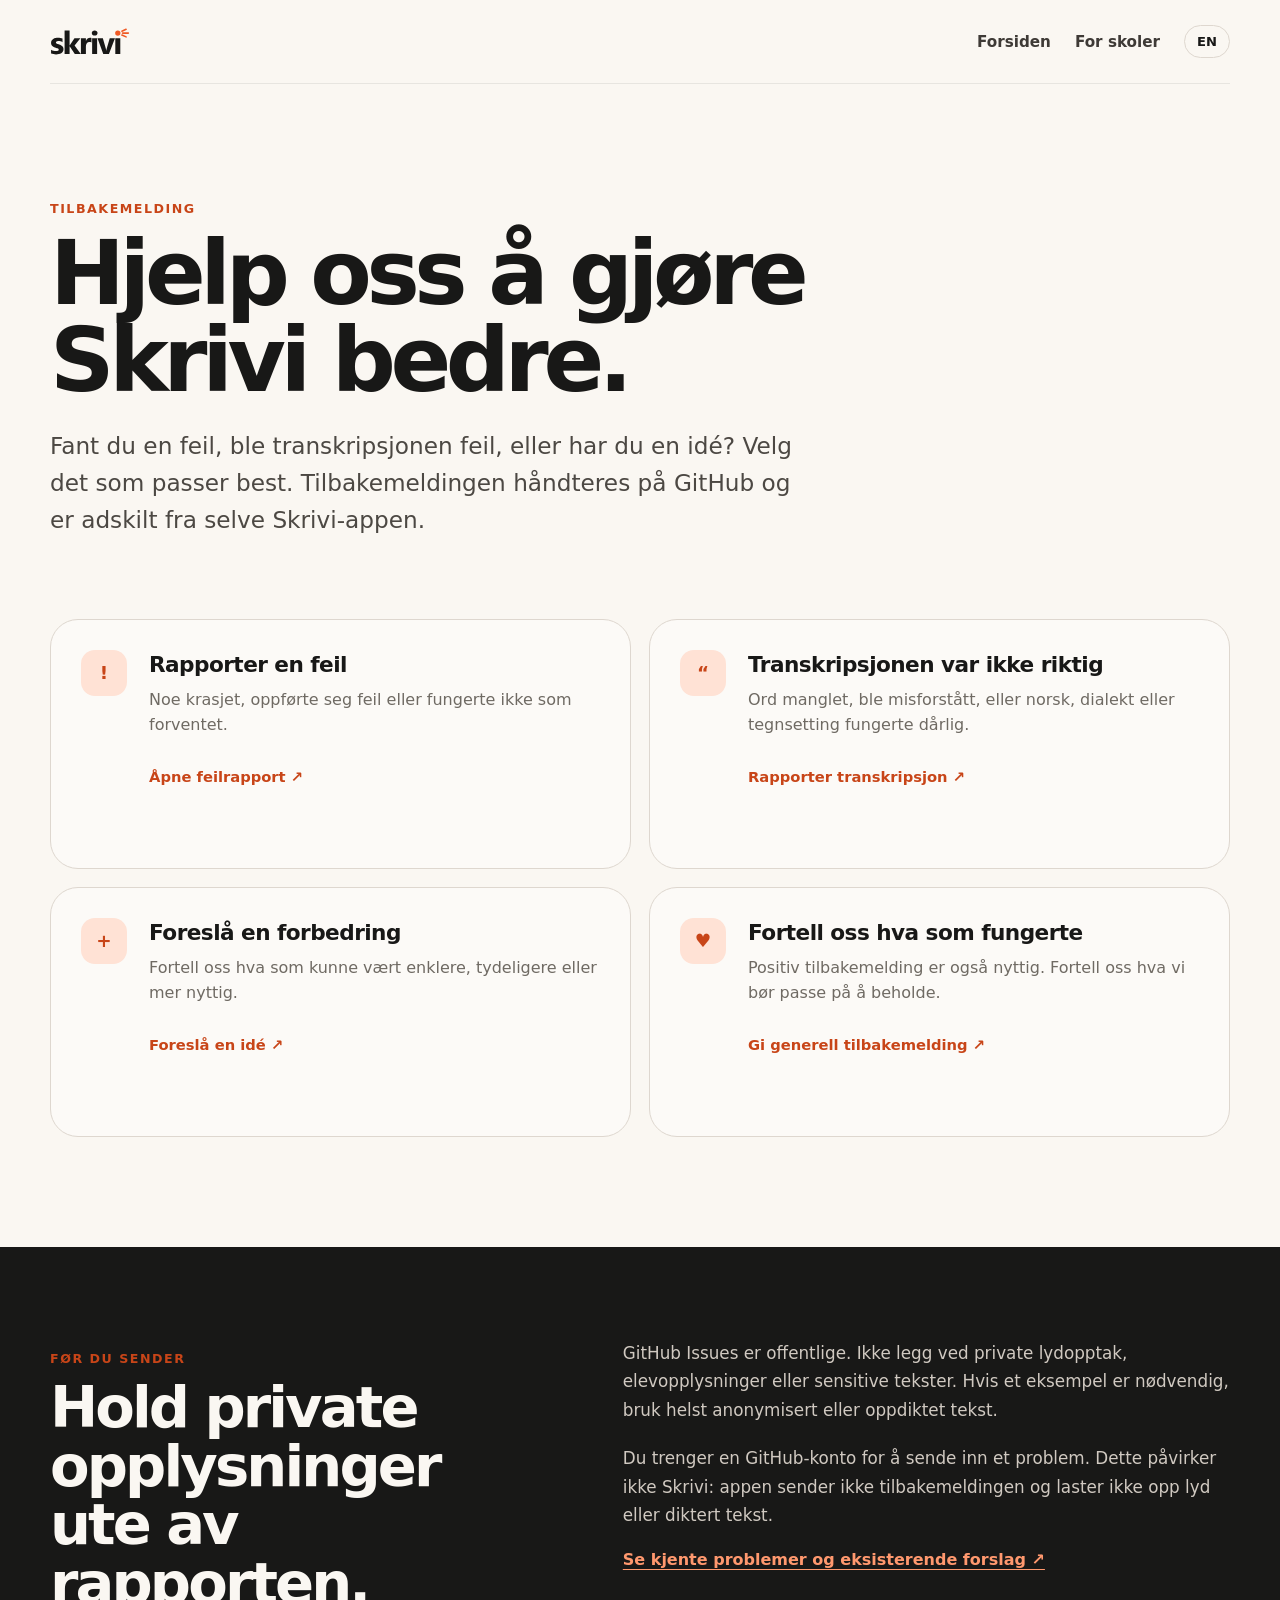
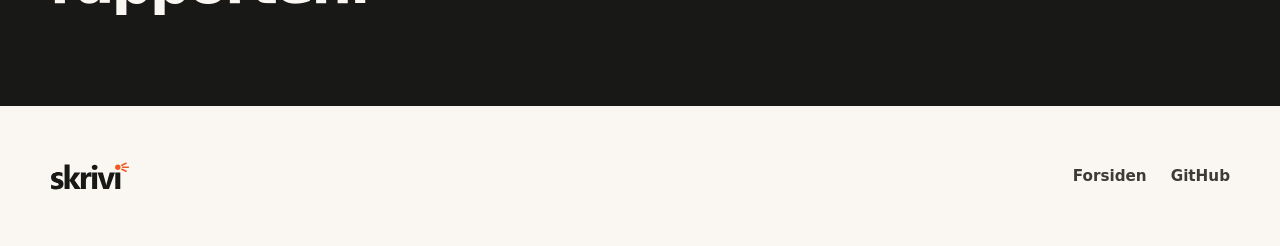
<file: website/feedback/index.html>
<!doctype html>
<html lang="nb">
<head>
  <meta charset="utf-8">
  <meta name="viewport" content="width=device-width, initial-scale=1">
  <meta name="description" content="Gi tilbakemelding på Skrivi: rapporter feil, transkripsjonsproblemer eller foreslå forbedringer.">
  <meta name="theme-color" content="#faf7f2">
  <title>Skrivi — tilbakemelding</title>
  <link rel="icon" href="../assets/skrivi-mark.svg" type="image/svg+xml">
  <link rel="stylesheet" href="../styles.css">
  <link rel="stylesheet" href="feedback.css">
  <script src="feedback.js" defer></script>
</head>
<body>
  <header class="site-header">
    <a class="brand" href="../" aria-label="Skrivi">
      <img class="wordmark" src="../assets/skrivi-wordmark.svg" alt="">
    </a>
    <nav class="header-actions" aria-label="Hovedmeny" data-aria-nb="Hovedmeny" data-aria-en="Main navigation">
      <a href="../" data-nb="Forsiden" data-en="Home">Forsiden</a>
      <a href="../#schools" data-nb="For skoler" data-en="For schools">For skoler</a>
      <button class="language-switch" type="button" aria-label="Switch to English" aria-pressed="false">EN</button>
    </nav>
  </header>

  <main>
    <section class="feedback-hero section-shell">
      <p class="kicker" data-nb="Tilbakemelding" data-en="Feedback">Tilbakemelding</p>
      <h1 data-nb="Hjelp oss å gjøre Skrivi bedre." data-en="Help us make Skrivi better.">Hjelp oss å gjøre Skrivi bedre.</h1>
      <p class="feedback-lede" data-nb="Fant du en feil, ble transkripsjonen feil, eller har du en idé? Velg det som passer best. Tilbakemeldingen håndteres på GitHub og er adskilt fra selve Skrivi-appen." data-en="Found a bug, got a poor transcription, or have an idea? Choose the option that fits best. Feedback is handled on GitHub and is separate from the Skrivi app itself.">Fant du en feil, ble transkripsjonen feil, eller har du en idé? Velg det som passer best. Tilbakemeldingen håndteres på GitHub og er adskilt fra selve Skrivi-appen.</p>
    </section>

    <section class="feedback-section section-shell" aria-labelledby="feedback-options">
      <h2 id="feedback-options" class="sr-only" data-nb="Velg type tilbakemelding" data-en="Choose feedback type">Velg type tilbakemelding</h2>
      <div class="feedback-grid">
        <a class="feedback-card" href="https://github.com/workavoidance/Skrivi/issues/new?template=bug_report.yml" target="_blank" rel="noreferrer">
          <span class="feedback-icon" aria-hidden="true">!</span>
          <div>
            <h3 data-nb="Rapporter en feil" data-en="Report a problem">Rapporter en feil</h3>
            <p data-nb="Noe krasjet, oppførte seg feil eller fungerte ikke som forventet." data-en="Something crashed, behaved incorrectly, or did not work as expected.">Noe krasjet, oppførte seg feil eller fungerte ikke som forventet.</p>
            <span class="feedback-link" data-nb="Åpne feilrapport ↗" data-en="Open bug report ↗">Åpne feilrapport ↗</span>
          </div>
        </a>

        <a class="feedback-card" href="https://github.com/workavoidance/Skrivi/issues/new?template=transcription_report.yml" target="_blank" rel="noreferrer">
          <span class="feedback-icon" aria-hidden="true">“</span>
          <div>
            <h3 data-nb="Transkripsjonen var ikke riktig" data-en="The transcription wasn't right">Transkripsjonen var ikke riktig</h3>
            <p data-nb="Ord manglet, ble misforstått, eller norsk, dialekt eller tegnsetting fungerte dårlig." data-en="Words were missing, misunderstood, or Norwegian, dialect or punctuation did not work well.">Ord manglet, ble misforstått, eller norsk, dialekt eller tegnsetting fungerte dårlig.</p>
            <span class="feedback-link" data-nb="Rapporter transkripsjon ↗" data-en="Report transcription ↗">Rapporter transkripsjon ↗</span>
          </div>
        </a>

        <a class="feedback-card" href="https://github.com/workavoidance/Skrivi/issues/new?template=feature_request.yml" target="_blank" rel="noreferrer">
          <span class="feedback-icon" aria-hidden="true">+</span>
          <div>
            <h3 data-nb="Foreslå en forbedring" data-en="Suggest an improvement">Foreslå en forbedring</h3>
            <p data-nb="Fortell oss hva som kunne vært enklere, tydeligere eller mer nyttig." data-en="Tell us what could be easier, clearer, or more useful.">Fortell oss hva som kunne vært enklere, tydeligere eller mer nyttig.</p>
            <span class="feedback-link" data-nb="Foreslå en idé ↗" data-en="Suggest an idea ↗">Foreslå en idé ↗</span>
          </div>
        </a>

        <a class="feedback-card" href="https://github.com/workavoidance/Skrivi/issues/new?template=general_feedback.yml" target="_blank" rel="noreferrer">
          <span class="feedback-icon" aria-hidden="true">♥</span>
          <div>
            <h3 data-nb="Fortell oss hva som fungerte" data-en="Tell us what worked well">Fortell oss hva som fungerte</h3>
            <p data-nb="Positiv tilbakemelding er også nyttig. Fortell oss hva vi bør passe på å beholde." data-en="Positive feedback is useful too. Tell us what we should make sure to keep.">Positiv tilbakemelding er også nyttig. Fortell oss hva vi bør passe på å beholde.</p>
            <span class="feedback-link" data-nb="Gi generell tilbakemelding ↗" data-en="Give general feedback ↗">Gi generell tilbakemelding ↗</span>
          </div>
        </a>
      </div>
    </section>

    <section class="feedback-note-section">
      <div class="section-shell feedback-note-grid">
        <div>
          <p class="kicker" data-nb="Før du sender" data-en="Before you send">Før du sender</p>
          <h2 data-nb="Hold private opplysninger ute av rapporten." data-en="Keep private information out of your report.">Hold private opplysninger ute av rapporten.</h2>
        </div>
        <div class="feedback-note-copy">
          <p data-nb="GitHub Issues er offentlige. Ikke legg ved private lydopptak, elevopplysninger eller sensitive tekster. Hvis et eksempel er nødvendig, bruk helst anonymisert eller oppdiktet tekst." data-en="GitHub Issues are public. Do not attach private audio recordings, student information, or sensitive text. If an example is needed, use anonymised or synthetic text where possible.">GitHub Issues er offentlige. Ikke legg ved private lydopptak, elevopplysninger eller sensitive tekster. Hvis et eksempel er nødvendig, bruk helst anonymisert eller oppdiktet tekst.</p>
          <p data-nb="Du trenger en GitHub-konto for å sende inn et problem. Dette påvirker ikke Skrivi: appen sender ikke tilbakemeldingen og laster ikke opp lyd eller diktert tekst." data-en="You need a GitHub account to submit an issue. This does not change Skrivi itself: the app does not send the feedback and does not upload audio or dictated text.">Du trenger en GitHub-konto for å sende inn et problem. Dette påvirker ikke Skrivi: appen sender ikke tilbakemeldingen og laster ikke opp lyd eller diktert tekst.</p>
          <a class="text-link" href="https://github.com/workavoidance/Skrivi/issues" target="_blank" rel="noreferrer" data-nb="Se kjente problemer og eksisterende forslag ↗" data-en="View known issues and existing suggestions ↗">Se kjente problemer og eksisterende forslag ↗</a>
        </div>
      </div>
    </section>
  </main>

  <footer class="site-footer section-shell">
    <a class="footer-brand" href="../" aria-label="Skrivi">
      <img class="wordmark" src="../assets/skrivi-wordmark.svg" alt="">
    </a>
    <div class="footer-links">
      <a href="../" data-nb="Forsiden" data-en="Home">Forsiden</a>
      <a href="https://github.com/workavoidance/Skrivi" target="_blank" rel="noreferrer">GitHub</a>
    </div>
  </footer>
</body>
</html>
</file>
<file: website/styles.css>
:root {
  --paper: #faf7f2;
  --paper-strong: #fffdf9;
  --ink: #181817;
  --muted: #6f6a63;
  --line: #ded7cf;
  --orange: #f05a24;
  --orange-dark: #c84518;
  --orange-soft: #ffe2d5;
  --radius: 28px;
  --shadow: 0 24px 70px rgba(24, 24, 23, 0.08);
  --max: 1180px;
}

* { box-sizing: border-box; }
html { scroll-behavior: smooth; }
body {
  margin: 0;
  background: var(--paper);
  color: var(--ink);
  font-family: Inter, ui-sans-serif, system-ui, -apple-system, BlinkMacSystemFont, "Segoe UI", sans-serif;
  text-rendering: optimizeLegibility;
}

a { color: inherit; }
img { display: block; }
button, a { -webkit-tap-highlight-color: transparent; }

.site-header,
.section-shell {
  width: min(calc(100% - 40px), var(--max));
  margin-inline: auto;
}

.site-header {
  min-height: 84px;
  display: flex;
  align-items: center;
  justify-content: space-between;
  gap: 24px;
  border-bottom: 1px solid rgba(24, 24, 23, 0.08);
}

.brand,
.footer-brand {
  display: inline-flex;
  align-items: center;
  text-decoration: none;
}

.wordmark {
  display: block;
  width: 5rem;
  height: auto;
}

.header-actions,
.footer-links {
  display: flex;
  align-items: center;
  gap: 24px;
}

.header-actions a,
.footer-links a {
  color: #3e3a36;
  text-decoration: none;
  font-size: 0.95rem;
  font-weight: 620;
}

.header-actions a:hover,
.footer-links a:hover { color: var(--orange-dark); }

.language-switch {
  border: 1px solid var(--line);
  background: transparent;
  color: var(--ink);
  border-radius: 999px;
  padding: 8px 12px;
  font: inherit;
  font-size: 0.82rem;
  font-weight: 760;
  cursor: pointer;
}

.language-switch:hover { background: var(--paper-strong); }

.hero {
  padding: 118px 0 86px;
}

.eyebrow,
.kicker {
  color: var(--orange-dark);
  font-size: 0.79rem;
  font-weight: 800;
  letter-spacing: 0.12em;
  text-transform: uppercase;
}

.hero h1 {
  max-width: 900px;
  margin: 18px 0 22px;
  font-size: clamp(3.4rem, 8.4vw, 7.6rem);
  line-height: 0.96;
  letter-spacing: -0.065em;
  font-weight: 760;
}

.hero-copy {
  max-width: 700px;
  margin: 0;
  color: #4c4843;
  font-size: clamp(1.2rem, 2.1vw, 1.7rem);
  line-height: 1.45;
}

.hero-actions {
  margin-top: 36px;
  display: flex;
  flex-wrap: wrap;
  gap: 12px;
}

.button {
  display: inline-flex;
  min-height: 52px;
  align-items: center;
  justify-content: center;
  border-radius: 999px;
  padding: 0 22px;
  text-decoration: none;
  font-size: 0.98rem;
  font-weight: 760;
  transition: transform 160ms ease, background 160ms ease, border-color 160ms ease;
}

.button:hover { transform: translateY(-1px); }
.button-primary { background: var(--orange); color: var(--ink); }
.button-primary:hover { background: #fa6b34; }
.button-secondary { border: 1px solid var(--line); background: rgba(255,255,255,.28); }
.button-secondary:hover { border-color: #bcb2a7; background: var(--paper-strong); }
.button-paper { background: var(--paper-strong); color: var(--ink); white-space: nowrap; }

.trust-row {
  display: flex;
  flex-wrap: wrap;
  gap: 12px 24px;
  margin-top: 72px;
  padding-top: 24px;
  border-top: 1px solid var(--line);
}

.trust-row span {
  display: inline-flex;
  align-items: center;
  gap: 8px;
  color: #57514b;
  font-size: 0.92rem;
}

.trust-row i {
  color: var(--orange);
  font-style: normal;
  font-size: 0.7rem;
}

.trust-row b { font-weight: 650; }
.alpha-note {
  margin: 18px 0 0;
  color: var(--muted);
  font-size: 0.86rem;
}

.section { padding: 110px 0; }
.section-heading { max-width: 760px; margin-bottom: 50px; }
.section-heading h2,
.statement-section h2,
.technical-section h2,
.download-section h2 {
  margin: 10px 0 0;
  font-size: clamp(2.35rem, 5vw, 4.8rem);
  line-height: 1.01;
  letter-spacing: -0.055em;
}

.wide-heading > p:last-child {
  max-width: 720px;
  color: var(--muted);
  font-size: 1.13rem;
  line-height: 1.6;
}

.steps {
  display: grid;
  grid-template-columns: repeat(3, 1fr);
  gap: 18px;
}

.step,
.feature-card {
  border: 1px solid var(--line);
  border-radius: var(--radius);
  background: rgba(255,255,255,.34);
}

.step { padding: 28px; min-height: 250px; }
.step-number {
  width: 36px;
  height: 36px;
  display: grid;
  place-items: center;
  border-radius: 999px;
  background: var(--orange-soft);
  color: var(--orange-dark);
  font-weight: 800;
}
.step h3,
.feature-card h3 {
  margin: 54px 0 10px;
  font-size: 1.3rem;
  letter-spacing: -0.025em;
}
.step p,
.feature-card p {
  margin: 0;
  color: var(--muted);
  line-height: 1.6;
}

.statement-section {
  background: var(--ink);
  color: var(--paper);
  padding: 120px 0;
}

.statement-grid {
  display: grid;
  grid-template-columns: 1.08fr .92fr;
  gap: 80px;
  align-items: start;
}
.kicker-light { color: #ff986e; }
.statement-copy { padding-top: 34px; }
.statement-copy p {
  margin: 0 0 24px;
  color: #d7d0c8;
  font-size: 1.2rem;
  line-height: 1.65;
}
.statement-copy .statement-emphasis {
  color: var(--paper);
  font-weight: 700;
}

.feature-grid {
  display: grid;
  grid-template-columns: repeat(3, 1fr);
  gap: 16px;
}
.feature-card { padding: 28px; min-height: 260px; }
.feature-card h3 { margin-top: 36px; }
.feature-icon {
  width: 42px;
  height: 42px;
  display: grid;
  place-items: center;
  border-radius: 12px;
  background: var(--orange-soft);
  color: var(--orange-dark);
  font-weight: 850;
  font-size: 0.95rem;
}

.approval-panel {
  margin-top: 68px;
  padding: clamp(28px, 5vw, 58px);
  border-radius: calc(var(--radius) + 4px);
  background: var(--ink);
  color: var(--paper);
  box-shadow: var(--shadow);
}

.approval-intro {
  max-width: 790px;
}

.approval-intro h3 {
  max-width: 700px;
  margin: 10px 0 20px;
  font-size: clamp(2rem, 4.5vw, 4rem);
  line-height: 1.02;
  letter-spacing: -0.05em;
}

.approval-intro > p:last-child {
  max-width: 720px;
  margin: 0;
  color: #cfc8bf;
  font-size: 1.05rem;
  line-height: 1.65;
}

.data-flow {
  margin-top: 46px;
  padding: 26px;
  border: 1px solid rgba(255,255,255,.16);
  border-radius: 20px;
  background: rgba(255,255,255,.045);
}

.flow-main {
  display: grid;
  grid-template-columns: 1fr auto 1fr auto 1fr;
  align-items: center;
  gap: 14px;
}

.flow-node {
  display: flex;
  min-height: 68px;
  align-items: center;
  justify-content: center;
  border: 1px solid rgba(255,255,255,.18);
  border-radius: 14px;
  padding: 14px;
  text-align: center;
  font-weight: 700;
  line-height: 1.35;
}

.flow-node-accent {
  border-color: var(--orange);
  background: var(--orange);
  color: var(--ink);
}

.flow-arrow {
  color: #ff986e;
  font-size: 1.35rem;
}

.flow-boundary {
  margin: 20px 0 0;
  color: #aaa39a;
  font-size: .9rem;
  line-height: 1.6;
}

.approval-steps {
  display: grid;
  grid-template-columns: repeat(3, 1fr);
  gap: 28px;
  margin: 52px 0 0;
  padding: 0;
  list-style: none;
}

.approval-steps li {
  display: grid;
  grid-template-columns: auto 1fr;
  gap: 14px;
}

.approval-number {
  color: #ff986e;
  font-size: .76rem;
  font-weight: 800;
  letter-spacing: .08em;
}

.approval-steps h4,
.approval-docs h4 {
  margin: 0 0 8px;
  font-size: 1.04rem;
}

.approval-steps p {
  margin: 0;
  color: #aaa39a;
  font-size: .92rem;
  line-height: 1.55;
}

.approval-docs {
  display: grid;
  grid-template-columns: minmax(190px, .7fr) 1.3fr;
  gap: 38px;
  margin-top: 52px;
  padding-top: 32px;
  border-top: 1px solid rgba(255,255,255,.16);
}

.approval-docs-heading p {
  margin: 0;
  color: #aaa39a;
  font-size: .9rem;
  line-height: 1.5;
}

.doc-links {
  display: flex;
  flex-wrap: wrap;
  gap: 10px;
}

.doc-links a {
  display: inline-flex;
  align-items: center;
  justify-content: space-between;
  gap: 14px;
  min-height: 44px;
  border: 1px solid rgba(255,255,255,.18);
  border-radius: 999px;
  padding: 9px 14px 9px 16px;
  color: var(--paper);
  text-decoration: none;
  font-size: .9rem;
  font-weight: 700;
}

.doc-links a:hover {
  border-color: var(--orange);
  background: rgba(240,90,36,.1);
}

.doc-links i {
  color: #ff986e;
  font-style: normal;
}

.approval-status {
  margin: 38px 0 0;
  padding-top: 22px;
  border-top: 1px solid rgba(255,255,255,.09);
  color: #8f8981;
  font-size: .8rem;
  line-height: 1.55;
}

.technical-section {
  background: #f2ede7;
}
.technical-grid {
  display: grid;
  grid-template-columns: .9fr 1.1fr;
  gap: 90px;
  align-items: start;
}
.technical-list { margin: 0; }
.technical-list div {
  display: grid;
  grid-template-columns: 150px 1fr;
  gap: 24px;
  padding: 22px 0;
  border-bottom: 1px solid #d6cec5;
}
.technical-list dt {
  color: var(--muted);
  font-size: 0.9rem;
  font-weight: 700;
}
.technical-list dd {
  margin: 0;
  font-weight: 650;
  line-height: 1.45;
}

.download-section {
  background: var(--orange);
  padding: 84px 0;
}
.download-inner {
  display: grid;
  grid-template-columns: auto 1fr auto;
  gap: 28px;
  align-items: center;
}
.download-inner h2 { font-size: clamp(2rem, 4vw, 4rem); }
.download-inner p { margin: 12px 0 0; font-size: 1.05rem; }
.download-inner .kicker { margin: 0; color: rgba(24,24,23,.65); }
.download-steps {
  margin: 24px 0 0;
  padding-left: 1.35rem;
  max-width: 760px;
}
.download-steps li {
  padding-left: .35rem;
  margin-top: 10px;
  line-height: 1.55;
}
.download-inner .download-note {
  max-width: 720px;
  font-size: .9rem;
  color: rgba(24,24,23,.72);
}

.site-footer {
  min-height: 140px;
  display: flex;
  align-items: center;
  justify-content: space-between;
  gap: 24px;
}

@media (max-width: 900px) {
  .steps,
  .feature-grid { grid-template-columns: 1fr 1fr; }
  .approval-steps { grid-template-columns: 1fr; }
  .approval-docs { grid-template-columns: 1fr; gap: 20px; }
  .statement-grid,
  .technical-grid { grid-template-columns: 1fr; gap: 36px; }
  .download-inner { grid-template-columns: auto 1fr; }
  .download-inner .button { grid-column: 1 / -1; justify-self: start; }
}

@media (max-width: 680px) {
  .site-header { min-height: 72px; }
  .header-actions a { display: none; }
  .hero { padding: 82px 0 64px; }
  .section { padding: 82px 0; }
  .steps,
  .feature-grid { grid-template-columns: 1fr; }
  .step,
  .feature-card { min-height: auto; }
  .approval-panel { margin-top: 48px; }
  .flow-main { grid-template-columns: 1fr; }
  .flow-arrow { transform: rotate(90deg); justify-self: center; }
  .statement-section { padding: 84px 0; }
  .download-section { padding: 64px 0; }
  .download-inner { grid-template-columns: 1fr; }
  .download-inner .button { grid-column: auto; }
  .site-footer { flex-direction: column; align-items: flex-start; justify-content: center; padding-block: 36px; }
  .footer-links { flex-wrap: wrap; gap: 12px 20px; }
  .technical-list div { grid-template-columns: 1fr; gap: 6px; }
}

@media (prefers-reduced-motion: reduce) {
  html { scroll-behavior: auto; }
  .button { transition: none; }
}
</file>
<file: website/alpha/alpha.css>
.alpha-hero {
  padding: 110px 0 74px;
}

.alpha-hero h1 {
  max-width: 960px;
  margin: 18px 0 24px;
  font-size: clamp(3.2rem, 7.4vw, 6.9rem);
  line-height: 0.98;
  letter-spacing: -0.06em;
}

.alpha-status {
  margin-top: 44px;
  max-width: 820px;
  display: grid;
  gap: 6px;
  border-left: 4px solid var(--orange);
  padding: 14px 0 14px 18px;
  color: var(--muted);
  line-height: 1.55;
}

.alpha-status strong {
  color: var(--ink);
}

.compact-section {
  padding-top: 70px;
}

.tester-grid,
.notice-grid {
  display: grid;
  grid-template-columns: repeat(3, 1fr);
  gap: 16px;
}

.tester-card {
  border: 1px solid var(--line);
  border-radius: var(--radius);
  background: rgba(255,255,255,.34);
  padding: 28px;
}

.tester-symbol {
  width: 40px;
  height: 40px;
  display: grid;
  place-items: center;
  border-radius: 999px;
  background: var(--orange-soft);
  color: var(--orange-dark);
  font-weight: 800;
}

.tester-card h3 {
  margin: 44px 0 10px;
  font-size: 1.3rem;
}

.tester-card p,
.settings-card p,
.compare-copy p,
.feedback-panel p {
  color: var(--muted);
  line-height: 1.65;
}

.alpha-dark {
  background: var(--ink);
  color: var(--paper);
}

.alpha-dark-heading > p:last-child {
  color: #c9c2b9;
}

.install-list {
  margin: 46px 0 0;
  padding: 0;
  list-style: none;
  display: grid;
  gap: 2px;
}

.install-list > li {
  display: grid;
  grid-template-columns: 64px 1fr;
  gap: 18px;
  padding: 28px 0;
  border-top: 1px solid rgba(255,255,255,.12);
}

.install-number {
  color: #ff986e;
  font-size: .78rem;
  font-weight: 800;
  letter-spacing: .08em;
  padding-top: 4px;
}

.install-list h3 {
  margin: 0 0 9px;
  font-size: 1.32rem;
}

.install-list p {
  max-width: 820px;
  margin: 0;
  color: #bdb6ad;
  line-height: 1.65;
}

.inline-action {
  display: inline-flex;
  margin-top: 14px;
  color: #ff986e;
  font-weight: 750;
  text-decoration: none;
}

.inline-action:hover {
  text-decoration: underline;
}

.smartscreen-callout {
  margin-top: 18px;
  max-width: 820px;
  display: grid;
  gap: 8px;
  border: 1px solid rgba(240,90,36,.62);
  border-radius: 18px;
  background: rgba(240,90,36,.08);
  padding: 18px 20px;
  color: #cec6bd;
  line-height: 1.5;
}

.smartscreen-callout strong {
  color: var(--paper);
  font-size: 1.06rem;
}

.callout-label,
.mini-kicker {
  color: #ff986e;
  font-size: .76rem;
  font-weight: 800;
  letter-spacing: .08em;
  text-transform: uppercase;
}

.settings-grid {
  display: grid;
  grid-template-columns: 1.35fr .9fr .9fr;
  gap: 16px;
}

.settings-card {
  border: 1px solid var(--line);
  border-radius: var(--radius);
  background: rgba(255,255,255,.34);
  padding: 28px;
}

.settings-card-featured {
  background: var(--paper-strong);
  box-shadow: var(--shadow);
}

.settings-topline {
  display: flex;
  align-items: center;
  justify-content: space-between;
  gap: 12px;
  flex-wrap: wrap;
}

.settings-chip {
  border: 1px solid var(--line);
  border-radius: 999px;
  padding: 7px 10px;
  color: var(--muted);
  font-size: .76rem;
  font-weight: 700;
}

.settings-card h3 {
  margin: 36px 0 10px;
  font-size: 1.42rem;
  letter-spacing: -0.025em;
}

.settings-path,
.settings-note {
  margin-top: 18px;
  border-radius: 14px;
  background: #f2ede7;
  padding: 14px 16px;
  color: #554f49;
  font-size: .9rem;
  line-height: 1.5;
}

.compare-section {
  background: #f2ede7;
}

.compare-grid {
  display: grid;
  grid-template-columns: 1fr .9fr;
  gap: 80px;
  align-items: start;
}

.compare-grid h2,
.feedback-panel h2,
.school-strip h2 {
  margin: 10px 0 0;
  font-size: clamp(2.2rem, 4.8vw, 4.5rem);
  line-height: 1.02;
  letter-spacing: -0.05em;
}

.compare-copy {
  padding-top: 28px;
}

.compare-copy p {
  margin-top: 0;
  font-size: 1.08rem;
}

.compare-copy .compare-emphasis {
  color: var(--ink);
  font-weight: 740;
}

.notice-grid > div {
  display: grid;
  gap: 8px;
  min-height: 150px;
  border-top: 1px solid var(--line);
  padding: 20px 0;
}

.notice-grid strong {
  font-size: 1rem;
}

.notice-grid span {
  color: var(--muted);
  line-height: 1.55;
}

.school-strip {
  background: var(--orange);
  color: var(--ink);
}

.school-strip .kicker {
  color: rgba(24,24,23,.62);
}

.school-strip-grid {
  display: grid;
  grid-template-columns: 1.3fr .7fr;
  gap: 70px;
  align-items: center;
}

.school-strip p:not(.kicker) {
  max-width: 760px;
  line-height: 1.65;
}

.school-actions {
  display: flex;
  flex-direction: column;
  align-items: flex-start;
  gap: 16px;
}

.school-text-link {
  color: var(--ink);
  font-weight: 750;
  text-decoration: none;
}

.school-text-link:hover {
  text-decoration: underline;
}

.feedback-section {
  padding-top: 86px;
  padding-bottom: 86px;
}

.feedback-panel {
  display: grid;
  grid-template-columns: 1fr auto;
  gap: 50px;
  align-items: end;
  border: 1px solid var(--line);
  border-radius: calc(var(--radius) + 4px);
  background: var(--paper-strong);
  padding: clamp(28px, 5vw, 56px);
  box-shadow: var(--shadow);
}

.feedback-panel p {
  max-width: 760px;
}

.feedback-panel .privacy-reminder {
  margin-top: 20px;
  font-size: .9rem;
}

.feedback-actions {
  display: flex;
  flex-direction: column;
  gap: 10px;
  min-width: 210px;
}

@media (max-width: 940px) {
  .tester-grid,
  .notice-grid,
  .settings-grid {
    grid-template-columns: 1fr 1fr;
  }

  .settings-card-featured {
    grid-column: 1 / -1;
  }

  .compare-grid,
  .school-strip-grid,
  .feedback-panel {
    grid-template-columns: 1fr;
    gap: 34px;
  }

  .feedback-actions {
    flex-direction: row;
    flex-wrap: wrap;
  }
}

@media (max-width: 680px) {
  .alpha-hero {
    padding: 76px 0 58px;
  }

  .tester-grid,
  .notice-grid,
  .settings-grid {
    grid-template-columns: 1fr;
  }

  .settings-card-featured {
    grid-column: auto;
  }

  .install-list > li {
    grid-template-columns: 44px 1fr;
    gap: 10px;
  }

  .feedback-actions {
    flex-direction: column;
    align-items: stretch;
  }
}
</file>
<file: website/feedback/feedback.css>
.feedback-hero {
  padding: 104px 0 52px;
}

.feedback-hero h1 {
  max-width: 900px;
  margin: 14px 0 22px;
  font-size: clamp(3rem, 7vw, 6.6rem);
  line-height: .98;
  letter-spacing: -.06em;
}

.feedback-lede {
  max-width: 760px;
  margin: 0;
  color: #4c4843;
  font-size: clamp(1.15rem, 2vw, 1.45rem);
  line-height: 1.6;
}

.feedback-section {
  padding: 28px 0 110px;
}

.feedback-grid {
  display: grid;
  grid-template-columns: repeat(2, minmax(0, 1fr));
  gap: 18px;
}

.feedback-card {
  display: grid;
  grid-template-columns: auto 1fr;
  gap: 22px;
  min-height: 250px;
  padding: 30px;
  border: 1px solid var(--line);
  border-radius: var(--radius);
  background: rgba(255,255,255,.38);
  text-decoration: none;
  transition: transform 160ms ease, border-color 160ms ease, background 160ms ease;
}

.feedback-card:hover {
  transform: translateY(-2px);
  border-color: #bcb2a7;
  background: var(--paper-strong);
}

.feedback-card:focus-visible,
.text-link:focus-visible {
  outline: 3px solid var(--orange-dark);
  outline-offset: 4px;
}

.feedback-icon {
  width: 46px;
  height: 46px;
  display: grid;
  place-items: center;
  border-radius: 14px;
  background: var(--orange-soft);
  color: var(--orange-dark);
  font-size: 1.15rem;
  font-weight: 850;
}

.feedback-card h3 {
  margin: 2px 0 10px;
  font-size: 1.35rem;
  letter-spacing: -.025em;
}

.feedback-card p {
  margin: 0;
  color: var(--muted);
  line-height: 1.6;
}

.feedback-link {
  display: inline-block;
  margin-top: 30px;
  color: var(--orange-dark);
  font-size: .92rem;
  font-weight: 760;
}

.feedback-note-section {
  padding: 92px 0;
  background: var(--ink);
  color: var(--paper);
}

.feedback-note-grid {
  display: grid;
  grid-template-columns: .9fr 1.1fr;
  gap: 76px;
}

.feedback-note-section h2 {
  margin: 10px 0 0;
  font-size: clamp(2.2rem, 4.5vw, 4.4rem);
  line-height: 1.02;
  letter-spacing: -.05em;
}

.feedback-note-copy p {
  margin: 0 0 20px;
  color: #d0c9c1;
  font-size: 1.05rem;
  line-height: 1.7;
}

.text-link {
  color: #ff986e;
  font-weight: 740;
  text-underline-offset: 4px;
}

.sr-only {
  position: absolute;
  width: 1px;
  height: 1px;
  padding: 0;
  margin: -1px;
  overflow: hidden;
  clip: rect(0, 0, 0, 0);
  white-space: nowrap;
  border: 0;
}

@media (max-width: 800px) {
  .feedback-grid,
  .feedback-note-grid {
    grid-template-columns: 1fr;
  }

  .feedback-note-grid {
    gap: 34px;
  }
}

@media (max-width: 560px) {
  .feedback-hero {
    padding: 74px 0 38px;
  }

  .feedback-section {
    padding-bottom: 78px;
  }

  .feedback-card {
    grid-template-columns: 1fr;
    min-height: 0;
    padding: 24px;
  }
}
</file>
